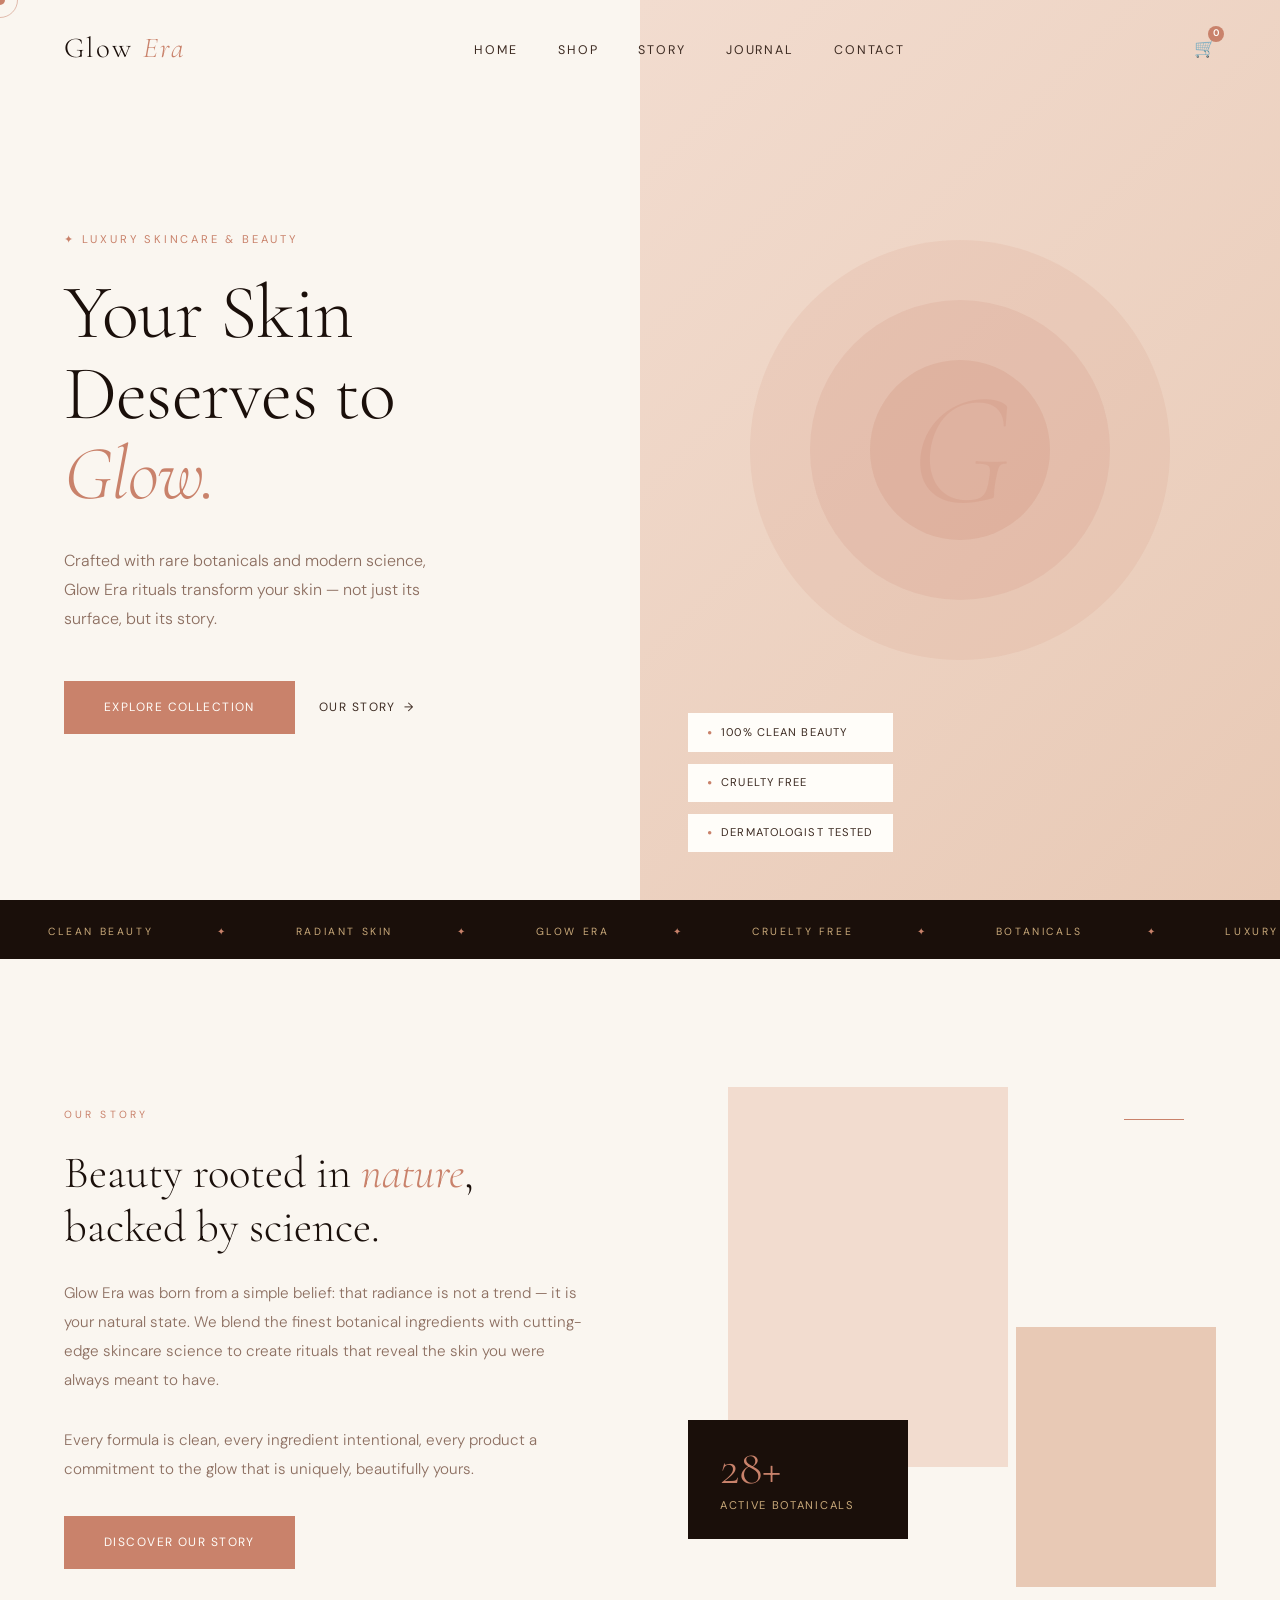
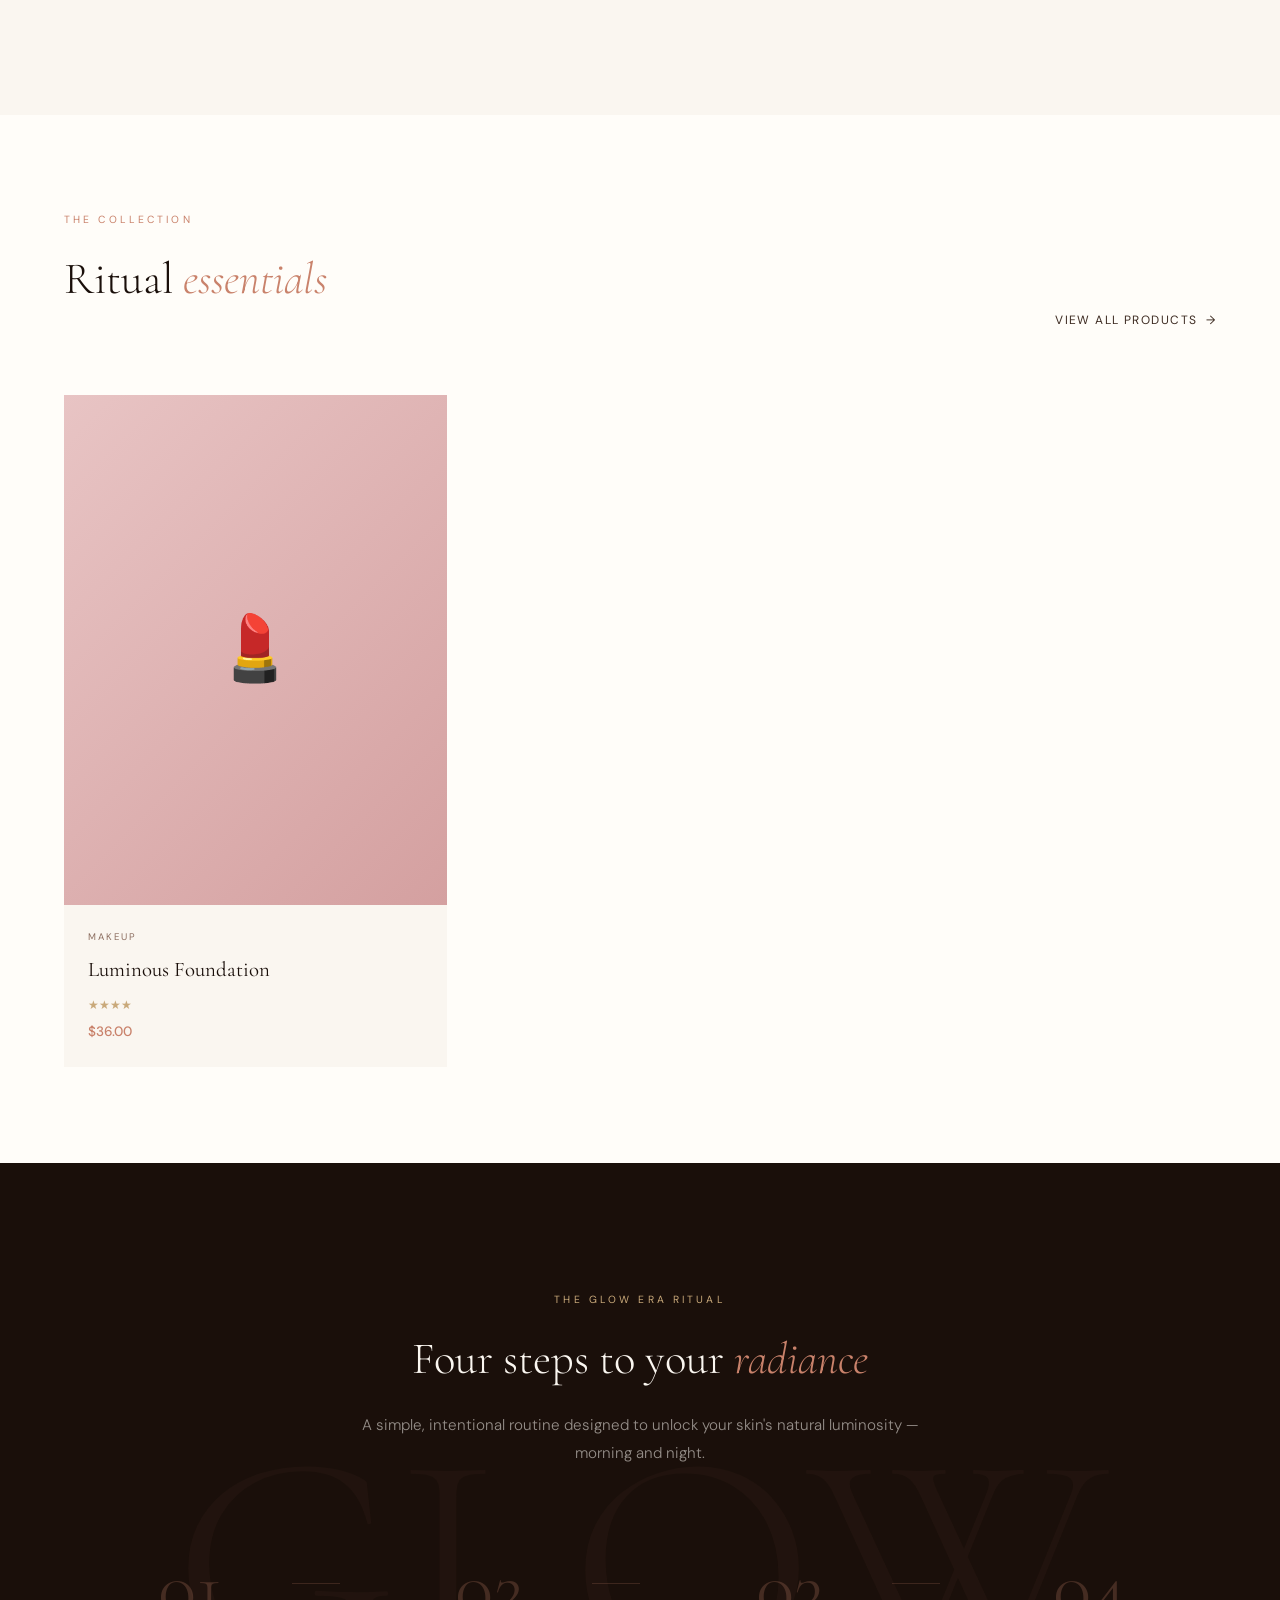
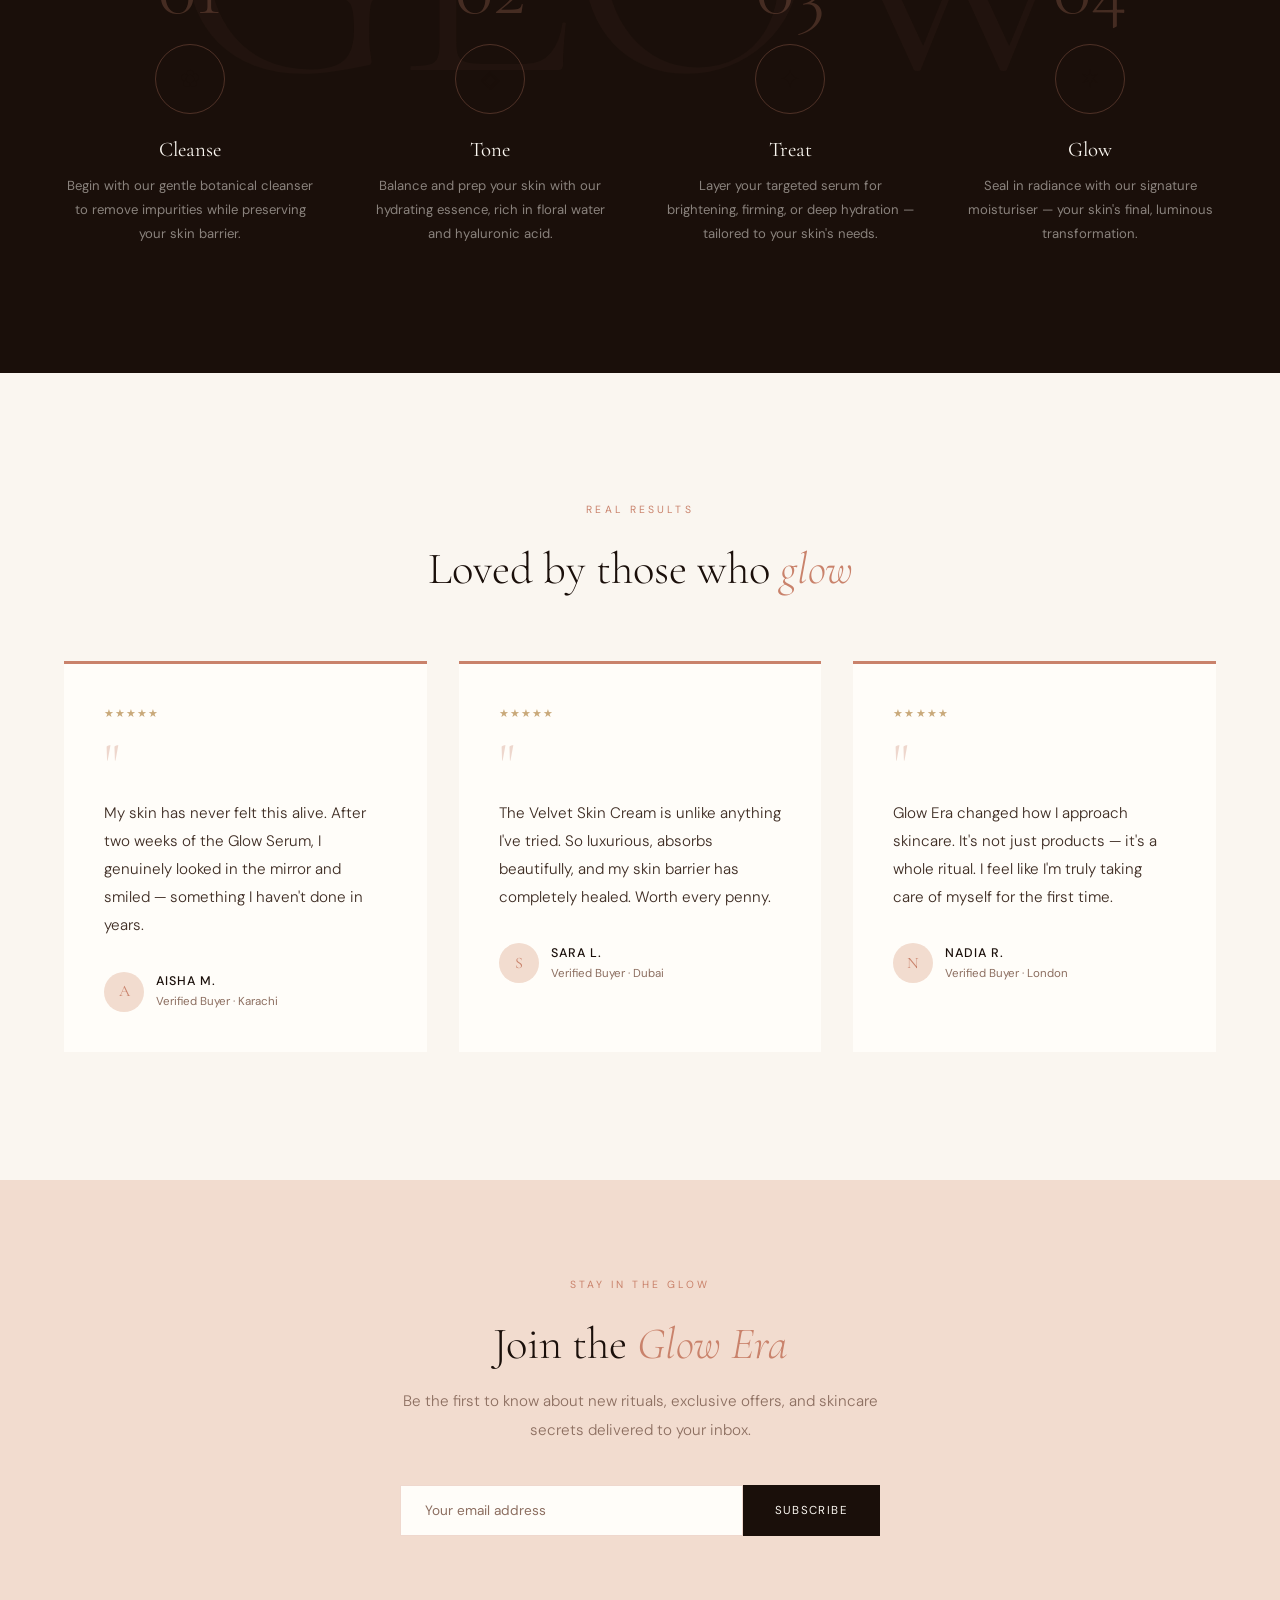
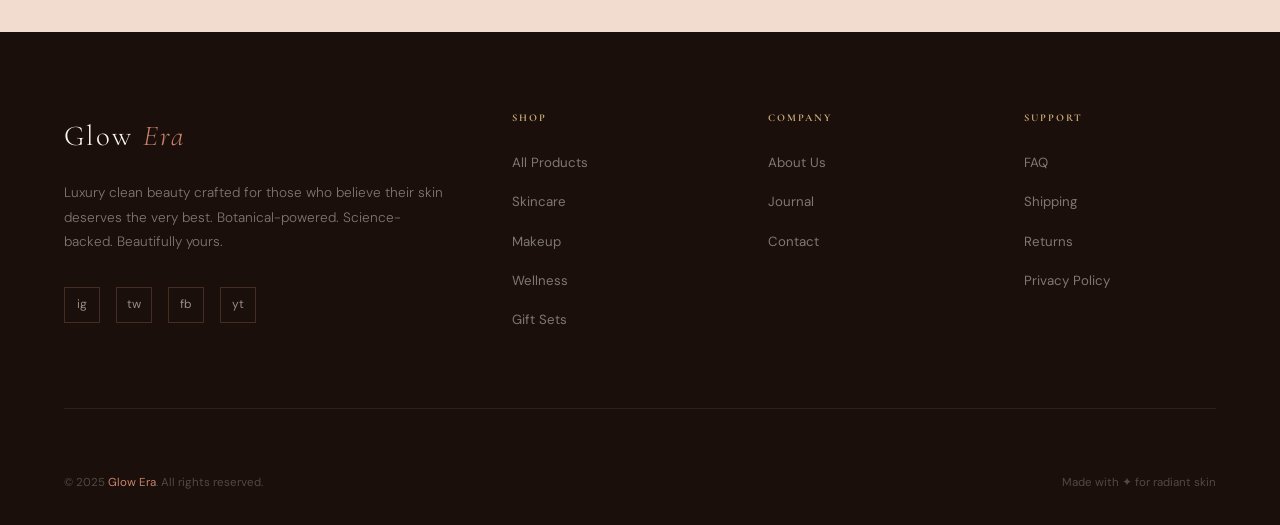
<file: index.html>
<!DOCTYPE html>
<html lang="en">
<head>
  <meta charset="UTF-8">
  <meta name="viewport" content="width=device-width, initial-scale=1.0">
  <title>Glow Era — Radiance Redefined</title>
  <meta name="description" content="Glow Era — luxury clean beauty crafted with rare botanicals and modern science. Discover your natural radiance.">
  <link rel="preconnect" href="https://fonts.googleapis.com">
  <link rel="preconnect" href="https://fonts.gstatic.com" crossorigin>
  <link href="https://fonts.googleapis.com/css2?family=Cormorant+Garamond:ital,wght@0,300;0,400;0,600;1,300;1,400&family=DM+Sans:wght@300;400;500&display=swap" rel="stylesheet">
  <link rel="stylesheet" href="css/style.css">
  <link rel="stylesheet" href="css/responsive.css">
</head>
<body>

  <!-- Custom cursor -->
  <div class="cursor" id="cursor"></div>
  <div class="cursor-ring" id="cursor-ring"></div>

  <!-- NAVIGATION -->
  <nav class="navbar" id="navbar">
    <a href="index.html" class="nav-logo">Glow <span>Era</span></a>
    <ul class="nav-links">
      <li><a href="index.html" class="active">Home</a></li>
      <li><a href="shop.html">Shop</a></li>
      <li><a href="about.html">Story</a></li>
      <li><a href="blog.html">Journal</a></li>
      <li><a href="contact.html">Contact</a></li>
    </ul>
    <div class="nav-icons">
      <a href="cart.html" title="Cart">
        <span style="font-size: 1.1rem;">&#128722;</span>
        <span class="cart-count">0</span>
      </a>
      <button class="hamburger" aria-label="Toggle navigation menu">
        <span></span>
        <span></span>
        <span></span>
      </button>
    </div>
  </nav>

  <!-- HERO -->
  <section class="hero">
    <div class="hero-left">
      <p class="hero-tag">✦ Luxury Skincare & Beauty</p>
      <h1 class="hero-title">
        Your Skin<br>
        Deserves to<br>
        <em>Glow.</em>
      </h1>
      <p class="hero-desc">
        Crafted with rare botanicals and modern science,
        Glow Era rituals transform your skin —
        not just its surface, but its story.
      </p>
      <div class="hero-actions">
        <a href="shop.html" class="btn-primary">Explore Collection</a>
        <a href="about.html" class="btn-ghost">Our Story</a>
      </div>
    </div>
    <div class="hero-right">
      <div class="hero-visual">
        <div class="circle-deco c1"></div>
        <div class="circle-deco c2"></div>
        <div class="circle-deco c3"></div>
        <div class="hero-center-text">
          <span>G</span>
        </div>
      </div>
      <div class="hero-badges">
        <div class="hero-badge-item">100% Clean Beauty</div>
        <div class="hero-badge-item">Cruelty Free</div>
        <div class="hero-badge-item">Dermatologist Tested</div>
      </div>
    </div>
  </section>

  <!-- MARQUEE -->
  <div class="marquee-bar">
    <div class="marquee-track">
      <span>Clean Beauty</span><span class="dot">✦</span>
      <span>Radiant Skin</span><span class="dot">✦</span>
      <span>Glow Era</span><span class="dot">✦</span>
      <span>Cruelty Free</span><span class="dot">✦</span>
      <span>Botanicals</span><span class="dot">✦</span>
      <span>Luxury Rituals</span><span class="dot">✦</span>
      <span>Your Glow Era</span><span class="dot">✦</span>
      <span>Clean Beauty</span><span class="dot">✦</span>
      <span>Radiant Skin</span><span class="dot">✦</span>
      <span>Glow Era</span><span class="dot">✦</span>
      <span>Cruelty Free</span><span class="dot">✦</span>
      <span>Botanicals</span><span class="dot">✦</span>
      <span>Luxury Rituals</span><span class="dot">✦</span>
      <span>Your Glow Era</span><span class="dot">✦</span>
    </div>
  </div>

  <!-- ABOUT PREVIEW -->
  <section class="about-section" id="about">
    <div class="about-text reveal">
      <p class="section-tag">Our Story</p>
      <h2 class="section-title">Beauty rooted in <em>nature</em>, backed by science.</h2>
      <p class="section-body">
        Glow Era was born from a simple belief: that radiance is not a trend — it is your natural state.
        We blend the finest botanical ingredients with cutting-edge skincare science
        to create rituals that reveal the skin you were always meant to have.
      </p>
      <p class="section-body">
        Every formula is clean, every ingredient intentional, every product a commitment
        to the glow that is uniquely, beautifully yours.
      </p>
      <a href="about.html" class="btn-primary">Discover Our Story</a>
    </div>
    <div class="about-visual reveal reveal-delay-2">
      <div class="about-block ab1"></div>
      <div class="about-block ab2"></div>
      <div class="ab3">
        <div class="num">28+</div>
        <div class="label">Active Botanicals</div>
      </div>
      <div class="about-deco-line"></div>
    </div>
  </section>

  <!-- BEST SELLERS -->
  <section class="products-section" id="products">
    <div class="products-header reveal">
      <div>
        <p class="section-tag">The Collection</p>
        <h2 class="section-title">Ritual <em>essentials</em></h2>
      </div>
      <a href="shop.html" class="btn-ghost">View All Products</a>
    </div>
    <div class="products-grid featured">
      <!-- Products loaded dynamically from data/products.json -->
    </div>
  </section>

  <!-- RITUAL SECTION -->
  <section class="ritual-section" id="ritual">
    <div class="ritual-header reveal">
      <p class="section-tag">The Glow Era Ritual</p>
      <h2 class="section-title">Four steps to your <em>radiance</em></h2>
      <p class="section-body">A simple, intentional routine designed to unlock your skin's natural luminosity — morning and night.</p>
    </div>
    <div class="steps">
      <div class="step reveal">
        <div class="step-num">01</div>
        <div class="step-icon">✿</div>
        <h3 class="step-title">Cleanse</h3>
        <p class="step-desc">Begin with our gentle botanical cleanser to remove impurities while preserving your skin barrier.</p>
        <div class="step-line"></div>
      </div>
      <div class="step reveal reveal-delay-1">
        <div class="step-num">02</div>
        <div class="step-icon">◈</div>
        <h3 class="step-title">Tone</h3>
        <p class="step-desc">Balance and prep your skin with our hydrating essence, rich in floral water and hyaluronic acid.</p>
        <div class="step-line"></div>
      </div>
      <div class="step reveal reveal-delay-2">
        <div class="step-num">03</div>
        <div class="step-icon">✦</div>
        <h3 class="step-title">Treat</h3>
        <p class="step-desc">Layer your targeted serum for brightening, firming, or deep hydration — tailored to your skin's needs.</p>
        <div class="step-line"></div>
      </div>
      <div class="step reveal reveal-delay-3">
        <div class="step-num">04</div>
        <div class="step-icon">✶</div>
        <h3 class="step-title">Glow</h3>
        <p class="step-desc">Seal in radiance with our signature moisturiser — your skin's final, luminous transformation.</p>
      </div>
    </div>
  </section>

  <!-- TESTIMONIALS -->
  <section class="testimonials-section" id="testimonials">
    <div class="testimonials-header reveal">
      <p class="section-tag">Real Results</p>
      <h2 class="section-title">Loved by those who <em>glow</em></h2>
    </div>
    <div class="testimonials-grid">
      <div class="testimonial-card reveal">
        <div class="testimonial-stars">★★★★★</div>
        <div class="testimonial-quote">"</div>
        <p class="testimonial-text">My skin has never felt this alive. After two weeks of the Glow Serum, I genuinely looked in the mirror and smiled — something I haven't done in years.</p>
        <div class="testimonial-author">
          <div class="author-avatar">A</div>
          <div>
            <p class="author-name">Aisha M.</p>
            <p class="author-title">Verified Buyer · Karachi</p>
          </div>
        </div>
      </div>
      <div class="testimonial-card reveal reveal-delay-1">
        <div class="testimonial-stars">★★★★★</div>
        <div class="testimonial-quote">"</div>
        <p class="testimonial-text">The Velvet Skin Cream is unlike anything I've tried. So luxurious, absorbs beautifully, and my skin barrier has completely healed. Worth every penny.</p>
        <div class="testimonial-author">
          <div class="author-avatar">S</div>
          <div>
            <p class="author-name">Sara L.</p>
            <p class="author-title">Verified Buyer · Dubai</p>
          </div>
        </div>
      </div>
      <div class="testimonial-card reveal reveal-delay-2">
        <div class="testimonial-stars">★★★★★</div>
        <div class="testimonial-quote">"</div>
        <p class="testimonial-text">Glow Era changed how I approach skincare. It's not just products — it's a whole ritual. I feel like I'm truly taking care of myself for the first time.</p>
        <div class="testimonial-author">
          <div class="author-avatar">N</div>
          <div>
            <p class="author-name">Nadia R.</p>
            <p class="author-title">Verified Buyer · London</p>
          </div>
        </div>
      </div>
    </div>
  </section>

  <!-- NEWSLETTER -->
  <section class="newsletter-section">
    <p class="section-tag reveal">Stay in the Glow</p>
    <h2 class="section-title reveal">Join the <em>Glow Era</em></h2>
    <p class="section-body reveal">Be the first to know about new rituals, exclusive offers, and skincare secrets delivered to your inbox.</p>
    <form class="newsletter-form reveal">
      <input type="email" placeholder="Your email address">
      <button type="submit">Subscribe</button>
    </form>
  </section>

  <!-- FOOTER -->
  <footer class="footer">
    <div class="footer-grid">
      <div class="footer-brand">
        <a href="index.html" class="nav-logo">Glow <span>Era</span></a>
        <p class="footer-desc">Luxury clean beauty crafted for those who believe their skin deserves the very best. Botanical-powered. Science-backed. Beautifully yours.</p>
        <div class="footer-socials">
          <a href="#" class="social-link">ig</a>
          <a href="#" class="social-link">tw</a>
          <a href="#" class="social-link">fb</a>
          <a href="#" class="social-link">yt</a>
        </div>
      </div>
      <div class="footer-col">
        <h4>Shop</h4>
        <ul>
          <li><a href="shop.html">All Products</a></li>
          <li><a href="shop.html">Skincare</a></li>
          <li><a href="shop.html">Makeup</a></li>
          <li><a href="shop.html">Wellness</a></li>
          <li><a href="shop.html">Gift Sets</a></li>
        </ul>
      </div>
      <div class="footer-col">
        <h4>Company</h4>
        <ul>
          <li><a href="about.html">About Us</a></li>
          <li><a href="blog.html">Journal</a></li>
          <li><a href="contact.html">Contact</a></li>
        </ul>
      </div>
      <div class="footer-col">
        <h4>Support</h4>
        <ul>
          <li><a href="#">FAQ</a></li>
          <li><a href="#">Shipping</a></li>
          <li><a href="#">Returns</a></li>
          <li><a href="#">Privacy Policy</a></li>
        </ul>
      </div>
    </div>
    <div class="footer-bottom">
      <p class="footer-copy">© 2025 <span>Glow Era</span>. All rights reserved.</p>
      <p class="footer-copy">Made with ✦ for radiant skin</p>
    </div>
  </footer>

  <script src="js/main.js"></script>
  <script src="https://identity.netlify.com/v1/netlify-identity-widget.js"></script>
</body>
</html>
</file>
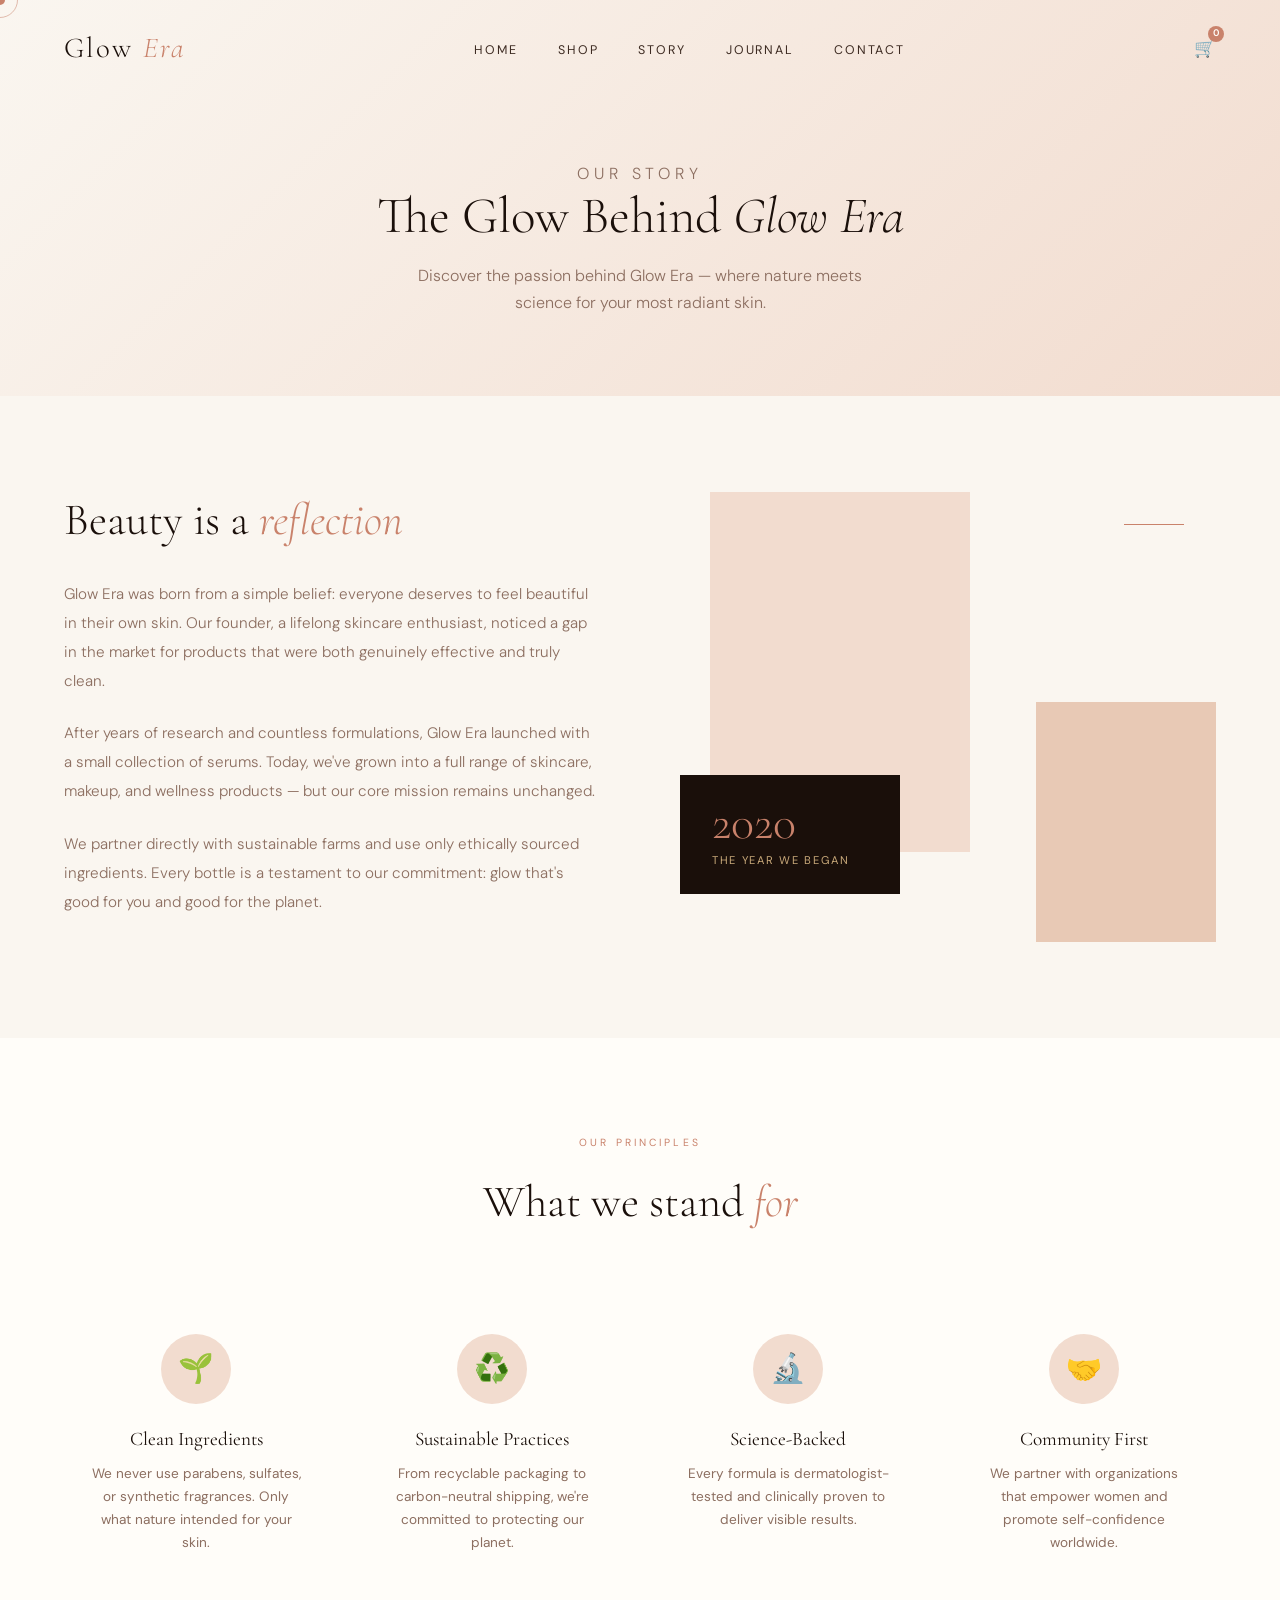
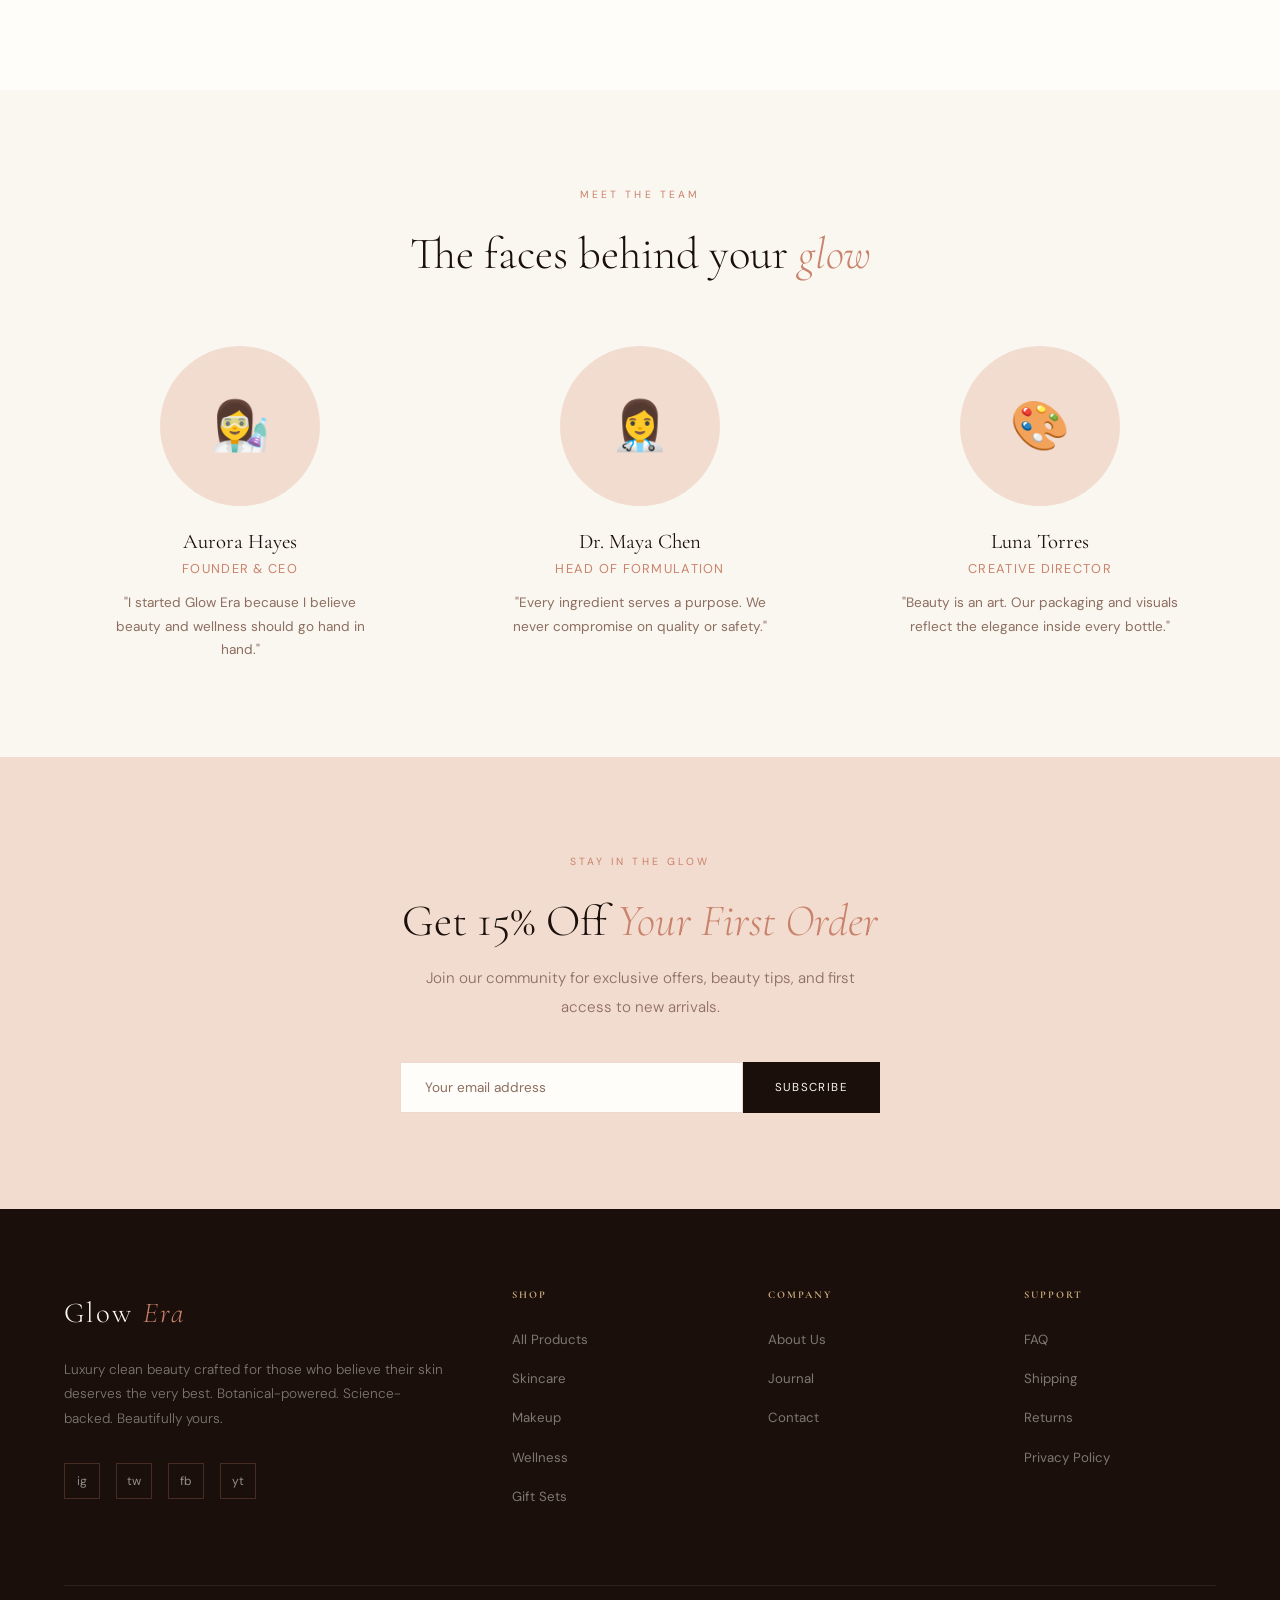
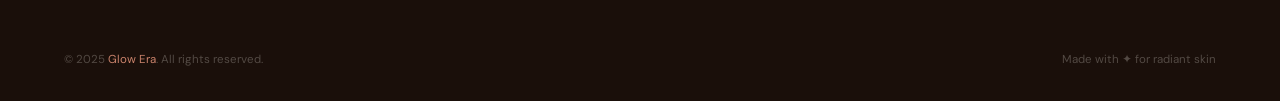
<file: about.html>
<!DOCTYPE html>
<html lang="en">
<head>
  <meta charset="UTF-8">
  <meta name="viewport" content="width=device-width, initial-scale=1.0">
  <title>Our Story — Glow Era</title>
  <meta name="description" content="Discover the story behind Glow Era — luxury clean beauty born from nature and science.">
  <link rel="preconnect" href="https://fonts.googleapis.com">
  <link rel="preconnect" href="https://fonts.gstatic.com" crossorigin>
  <link href="https://fonts.googleapis.com/css2?family=Cormorant+Garamond:ital,wght@0,300;0,400;0,600;1,300;1,400&family=DM+Sans:wght@300;400;500&display=swap" rel="stylesheet">
  <link rel="stylesheet" href="css/style.css">
  <link rel="stylesheet" href="css/responsive.css">
</head>
<body>

  <div class="cursor" id="cursor"></div>
  <div class="cursor-ring" id="cursor-ring"></div>

  <nav class="navbar" id="navbar">
    <a href="index.html" class="nav-logo">Glow <span>Era</span></a>
    <ul class="nav-links">
      <li><a href="index.html">Home</a></li>
      <li><a href="shop.html">Shop</a></li>
      <li><a href="about.html" class="active">Story</a></li>
      <li><a href="blog.html">Journal</a></li>
      <li><a href="contact.html">Contact</a></li>
    </ul>
    <div class="nav-icons">
      <a href="cart.html" title="Cart">
        <span style="font-size: 1.1rem;">&#128722;</span>
        <span class="cart-count">0</span>
      </a>
      <button class="hamburger" aria-label="Toggle navigation menu">
        <span></span>
        <span></span>
        <span></span>
      </button>
    </div>
  </nav>

  <!-- Page Hero -->
  <section class="page-hero">
    <p class="section-tag">Our Story</p>
    <h1>The Glow Behind <em>Glow Era</em></h1>
    <p>Discover the passion behind Glow Era — where nature meets science for your most radiant skin.</p>
  </section>

  <!-- Story Section -->
  <section class="story-section">
    <div class="story-text reveal">
      <h2 class="section-title">Beauty is a <em>reflection</em></h2>
      <p class="section-body">
        Glow Era was born from a simple belief: everyone deserves to feel beautiful in their own skin.
        Our founder, a lifelong skincare enthusiast, noticed a gap in the market for products
        that were both genuinely effective and truly clean.
      </p>
      <p class="section-body">
        After years of research and countless formulations, Glow Era launched with a small collection
        of serums. Today, we've grown into a full range of skincare, makeup, and wellness products —
        but our core mission remains unchanged.
      </p>
      <p class="section-body">
        We partner directly with sustainable farms and use only ethically sourced ingredients.
        Every bottle is a testament to our commitment: glow that's good for you and good for the planet.
      </p>
    </div>
    <div class="story-visual reveal reveal-delay-2">
      <div class="story-block sb1"></div>
      <div class="story-block sb2"></div>
      <div class="ab3" style="position: absolute; bottom: 3rem; left: 0;">
        <div class="num">2020</div>
        <div class="label">The Year We Began</div>
      </div>
      <div class="about-deco-line"></div>
    </div>
  </section>

  <!-- Values -->
  <section class="values-section">
    <div class="values-header reveal">
      <p class="section-tag">Our Principles</p>
      <h2 class="section-title">What we stand <em>for</em></h2>
    </div>
    <div class="values-grid">
      <div class="value-card reveal">
        <div class="value-icon">🌱</div>
        <h3>Clean Ingredients</h3>
        <p>We never use parabens, sulfates, or synthetic fragrances. Only what nature intended for your skin.</p>
      </div>
      <div class="value-card reveal reveal-delay-1">
        <div class="value-icon">♻️</div>
        <h3>Sustainable Practices</h3>
        <p>From recyclable packaging to carbon-neutral shipping, we're committed to protecting our planet.</p>
      </div>
      <div class="value-card reveal reveal-delay-2">
        <div class="value-icon">🔬</div>
        <h3>Science-Backed</h3>
        <p>Every formula is dermatologist-tested and clinically proven to deliver visible results.</p>
      </div>
      <div class="value-card reveal reveal-delay-3">
        <div class="value-icon">🤝</div>
        <h3>Community First</h3>
        <p>We partner with organizations that empower women and promote self-confidence worldwide.</p>
      </div>
    </div>
  </section>

  <!-- Team -->
  <section class="team-section">
    <div class="team-header reveal">
      <p class="section-tag">Meet the Team</p>
      <h2 class="section-title">The faces behind your <em>glow</em></h2>
    </div>
    <div class="team-grid">
      <div class="team-card reveal">
        <div class="team-avatar">👩‍🔬</div>
        <h3>Aurora Hayes</h3>
        <p class="team-role">Founder & CEO</p>
        <p>"I started Glow Era because I believe beauty and wellness should go hand in hand."</p>
      </div>
      <div class="team-card reveal reveal-delay-1">
        <div class="team-avatar">👩‍⚕️</div>
        <h3>Dr. Maya Chen</h3>
        <p class="team-role">Head of Formulation</p>
        <p>"Every ingredient serves a purpose. We never compromise on quality or safety."</p>
      </div>
      <div class="team-card reveal reveal-delay-2">
        <div class="team-avatar">🎨</div>
        <h3>Luna Torres</h3>
        <p class="team-role">Creative Director</p>
        <p>"Beauty is an art. Our packaging and visuals reflect the elegance inside every bottle."</p>
      </div>
    </div>
  </section>

  <!-- Newsletter -->
  <section class="newsletter-section">
    <p class="section-tag reveal">Stay in the Glow</p>
    <h2 class="section-title reveal">Get 15% Off <em>Your First Order</em></h2>
    <p class="section-body reveal">Join our community for exclusive offers, beauty tips, and first access to new arrivals.</p>
    <form class="newsletter-form reveal">
      <input type="email" placeholder="Your email address">
      <button type="submit">Subscribe</button>
    </form>
  </section>

  <!-- Footer -->
  <footer class="footer">
    <div class="footer-grid">
      <div class="footer-brand">
        <a href="index.html" class="nav-logo">Glow <span>Era</span></a>
        <p class="footer-desc">Luxury clean beauty crafted for those who believe their skin deserves the very best. Botanical-powered. Science-backed. Beautifully yours.</p>
        <div class="footer-socials">
          <a href="#" class="social-link">ig</a>
          <a href="#" class="social-link">tw</a>
          <a href="#" class="social-link">fb</a>
          <a href="#" class="social-link">yt</a>
        </div>
      </div>
      <div class="footer-col">
        <h4>Shop</h4>
        <ul>
          <li><a href="shop.html">All Products</a></li>
          <li><a href="shop.html">Skincare</a></li>
          <li><a href="shop.html">Makeup</a></li>
          <li><a href="shop.html">Wellness</a></li>
          <li><a href="shop.html">Gift Sets</a></li>
        </ul>
      </div>
      <div class="footer-col">
        <h4>Company</h4>
        <ul>
          <li><a href="about.html">About Us</a></li>
          <li><a href="blog.html">Journal</a></li>
          <li><a href="contact.html">Contact</a></li>
        </ul>
      </div>
      <div class="footer-col">
        <h4>Support</h4>
        <ul>
          <li><a href="#">FAQ</a></li>
          <li><a href="#">Shipping</a></li>
          <li><a href="#">Returns</a></li>
          <li><a href="#">Privacy Policy</a></li>
        </ul>
      </div>
    </div>
    <div class="footer-bottom">
      <p class="footer-copy">© 2025 <span>Glow Era</span>. All rights reserved.</p>
      <p class="footer-copy">Made with ✦ for radiant skin</p>
    </div>
  </footer>

  <script src="js/main.js"></script>
  <script src="https://identity.netlify.com/v1/netlify-identity-widget.js"></script>
</body>
</html>
</file>
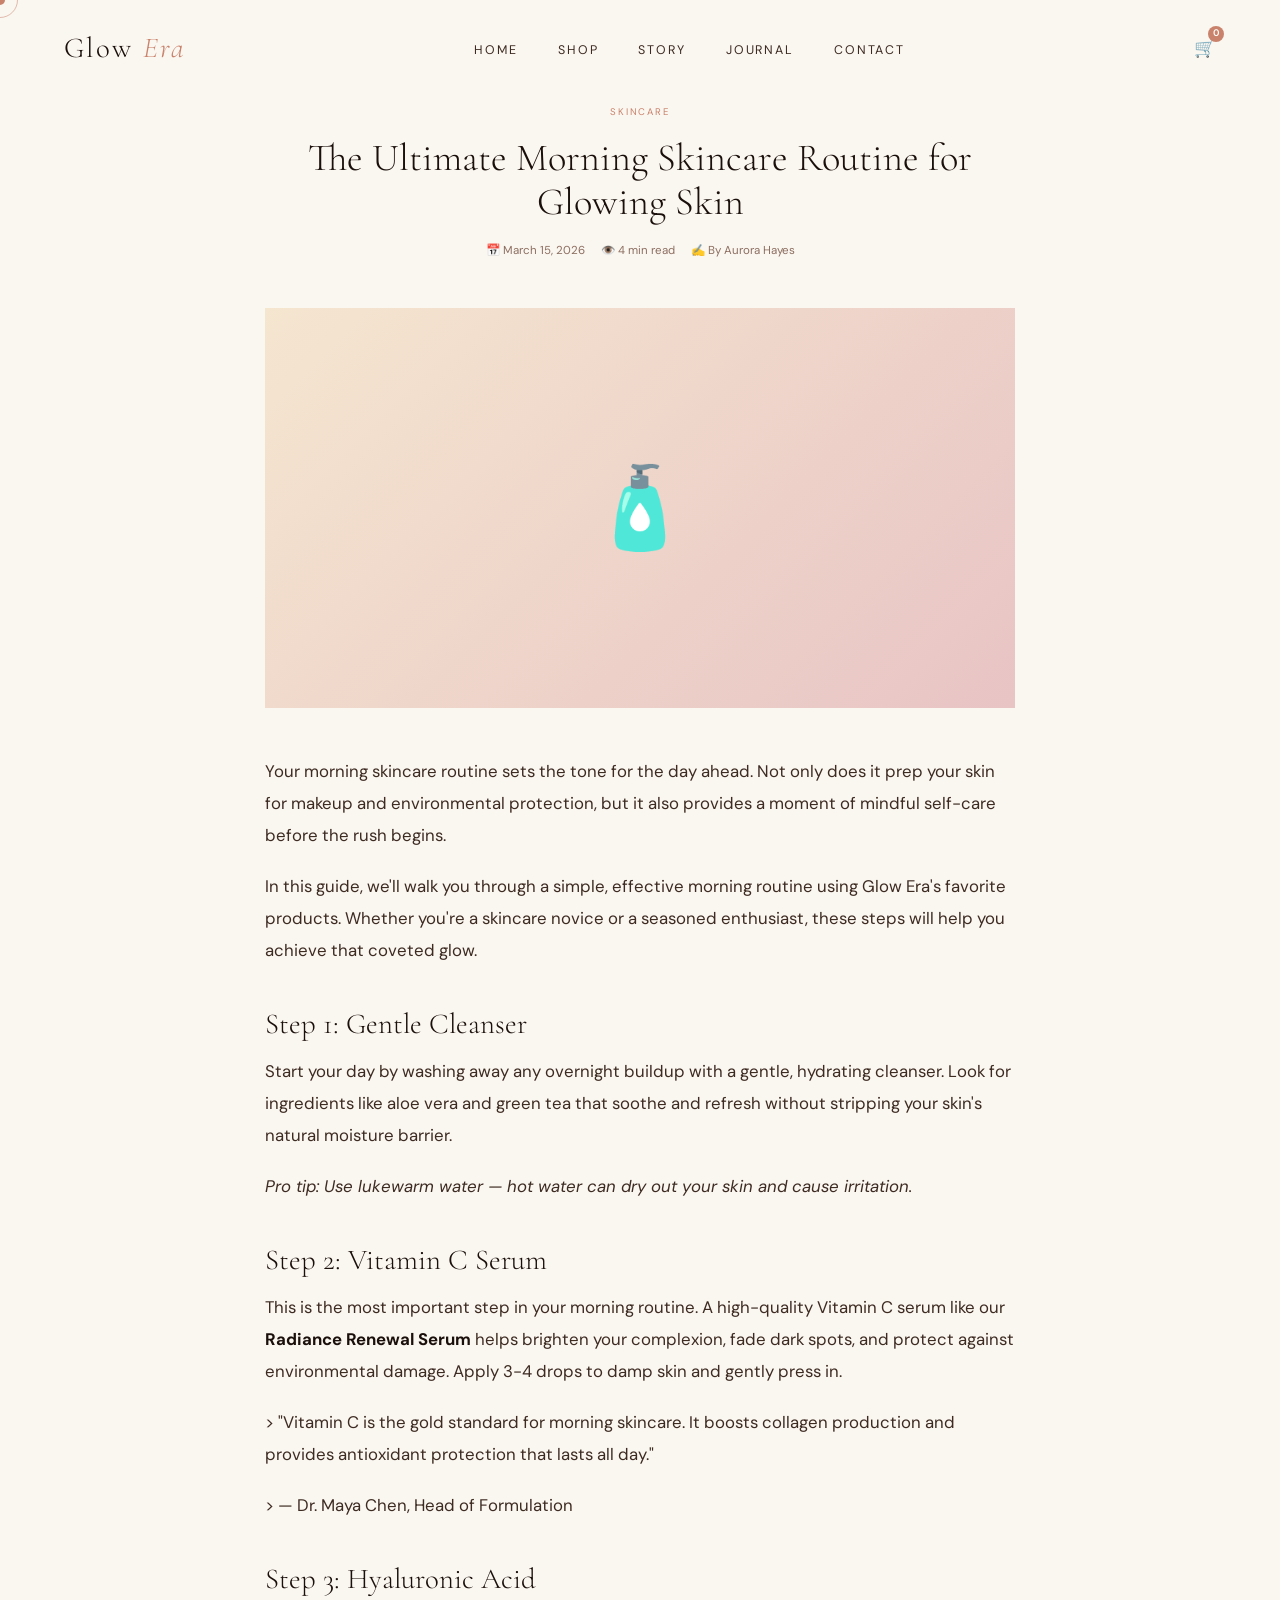
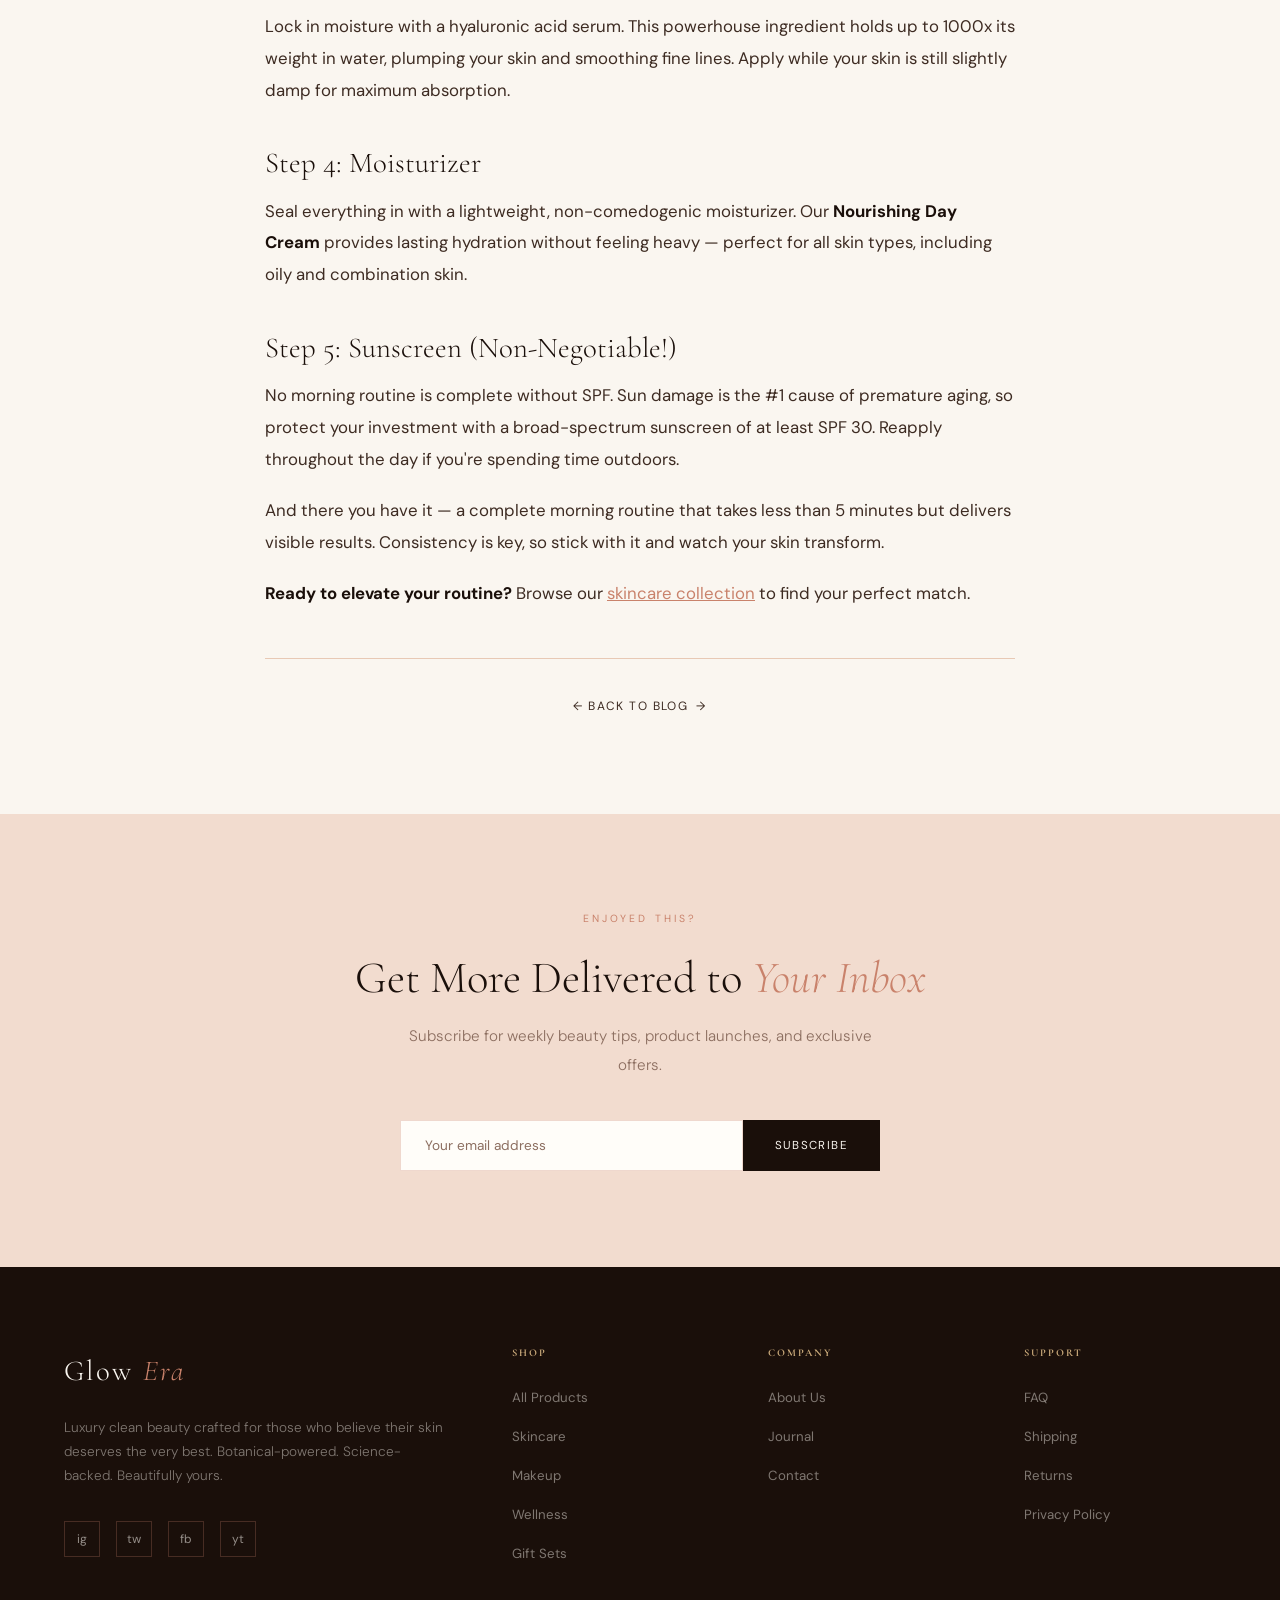
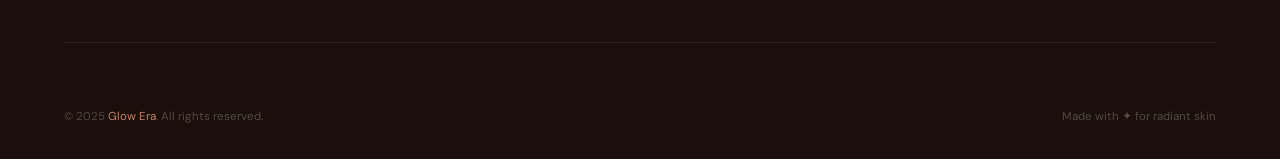
<file: blog-post.html>
<!DOCTYPE html>
<html lang="en">
<head>
  <meta charset="UTF-8">
  <meta name="viewport" content="width=device-width, initial-scale=1.0">
  <title>Blog Post — Glow Era</title>
  <meta name="description" content="Read the latest from Glow Era beauty journal.">
  <link rel="preconnect" href="https://fonts.googleapis.com">
  <link rel="preconnect" href="https://fonts.gstatic.com" crossorigin>
  <link href="https://fonts.googleapis.com/css2?family=Cormorant+Garamond:ital,wght@0,300;0,400;0,600;1,300;1,400&family=DM+Sans:wght@300;400;500&display=swap" rel="stylesheet">
  <link rel="stylesheet" href="css/style.css">
  <link rel="stylesheet" href="css/responsive.css">
</head>
<body>

  <div class="cursor" id="cursor"></div>
  <div class="cursor-ring" id="cursor-ring"></div>

  <nav class="navbar" id="navbar">
    <a href="index.html" class="nav-logo">Glow <span>Era</span></a>
    <ul class="nav-links">
      <li><a href="index.html">Home</a></li>
      <li><a href="shop.html">Shop</a></li>
      <li><a href="about.html">Story</a></li>
      <li><a href="blog.html" class="active">Journal</a></li>
      <li><a href="contact.html">Contact</a></li>
    </ul>
    <div class="nav-icons">
      <a href="cart.html" title="Cart">
        <span style="font-size: 1.1rem;">&#128722;</span>
        <span class="cart-count">0</span>
      </a>
      <button class="hamburger" aria-label="Toggle navigation menu">
        <span></span>
        <span></span>
        <span></span>
      </button>
    </div>
  </nav>

  <!-- Blog Post Container -- loaded dynamically from data/blog-posts.json -->
  <article class="blog-post-page">
    <div class="blog-post-container">
      <!-- Post loaded via JS based on ?id= parameter -->
    </div>
  </article>

  <!-- Newsletter -->
  <section class="newsletter-section">
    <p class="section-tag reveal">Enjoyed This?</p>
    <h2 class="section-title reveal">Get More Delivered to <em>Your Inbox</em></h2>
    <p class="section-body reveal">Subscribe for weekly beauty tips, product launches, and exclusive offers.</p>
    <form class="newsletter-form reveal">
      <input type="email" placeholder="Your email address">
      <button type="submit">Subscribe</button>
    </form>
  </section>

  <!-- Footer -->
  <footer class="footer">
    <div class="footer-grid">
      <div class="footer-brand">
        <a href="index.html" class="nav-logo">Glow <span>Era</span></a>
        <p class="footer-desc">Luxury clean beauty crafted for those who believe their skin deserves the very best. Botanical-powered. Science-backed. Beautifully yours.</p>
        <div class="footer-socials">
          <a href="#" class="social-link">ig</a>
          <a href="#" class="social-link">tw</a>
          <a href="#" class="social-link">fb</a>
          <a href="#" class="social-link">yt</a>
        </div>
      </div>
      <div class="footer-col">
        <h4>Shop</h4>
        <ul>
          <li><a href="shop.html">All Products</a></li>
          <li><a href="shop.html">Skincare</a></li>
          <li><a href="shop.html">Makeup</a></li>
          <li><a href="shop.html">Wellness</a></li>
          <li><a href="shop.html">Gift Sets</a></li>
        </ul>
      </div>
      <div class="footer-col">
        <h4>Company</h4>
        <ul>
          <li><a href="about.html">About Us</a></li>
          <li><a href="blog.html">Journal</a></li>
          <li><a href="contact.html">Contact</a></li>
        </ul>
      </div>
      <div class="footer-col">
        <h4>Support</h4>
        <ul>
          <li><a href="#">FAQ</a></li>
          <li><a href="#">Shipping</a></li>
          <li><a href="#">Returns</a></li>
          <li><a href="#">Privacy Policy</a></li>
        </ul>
      </div>
    </div>
    <div class="footer-bottom">
      <p class="footer-copy">© 2025 <span>Glow Era</span>. All rights reserved.</p>
      <p class="footer-copy">Made with ✦ for radiant skin</p>
    </div>
  </footer>

  <script src="js/main.js"></script>
  <script src="https://identity.netlify.com/v1/netlify-identity-widget.js"></script>
</body>
</html>
</file>
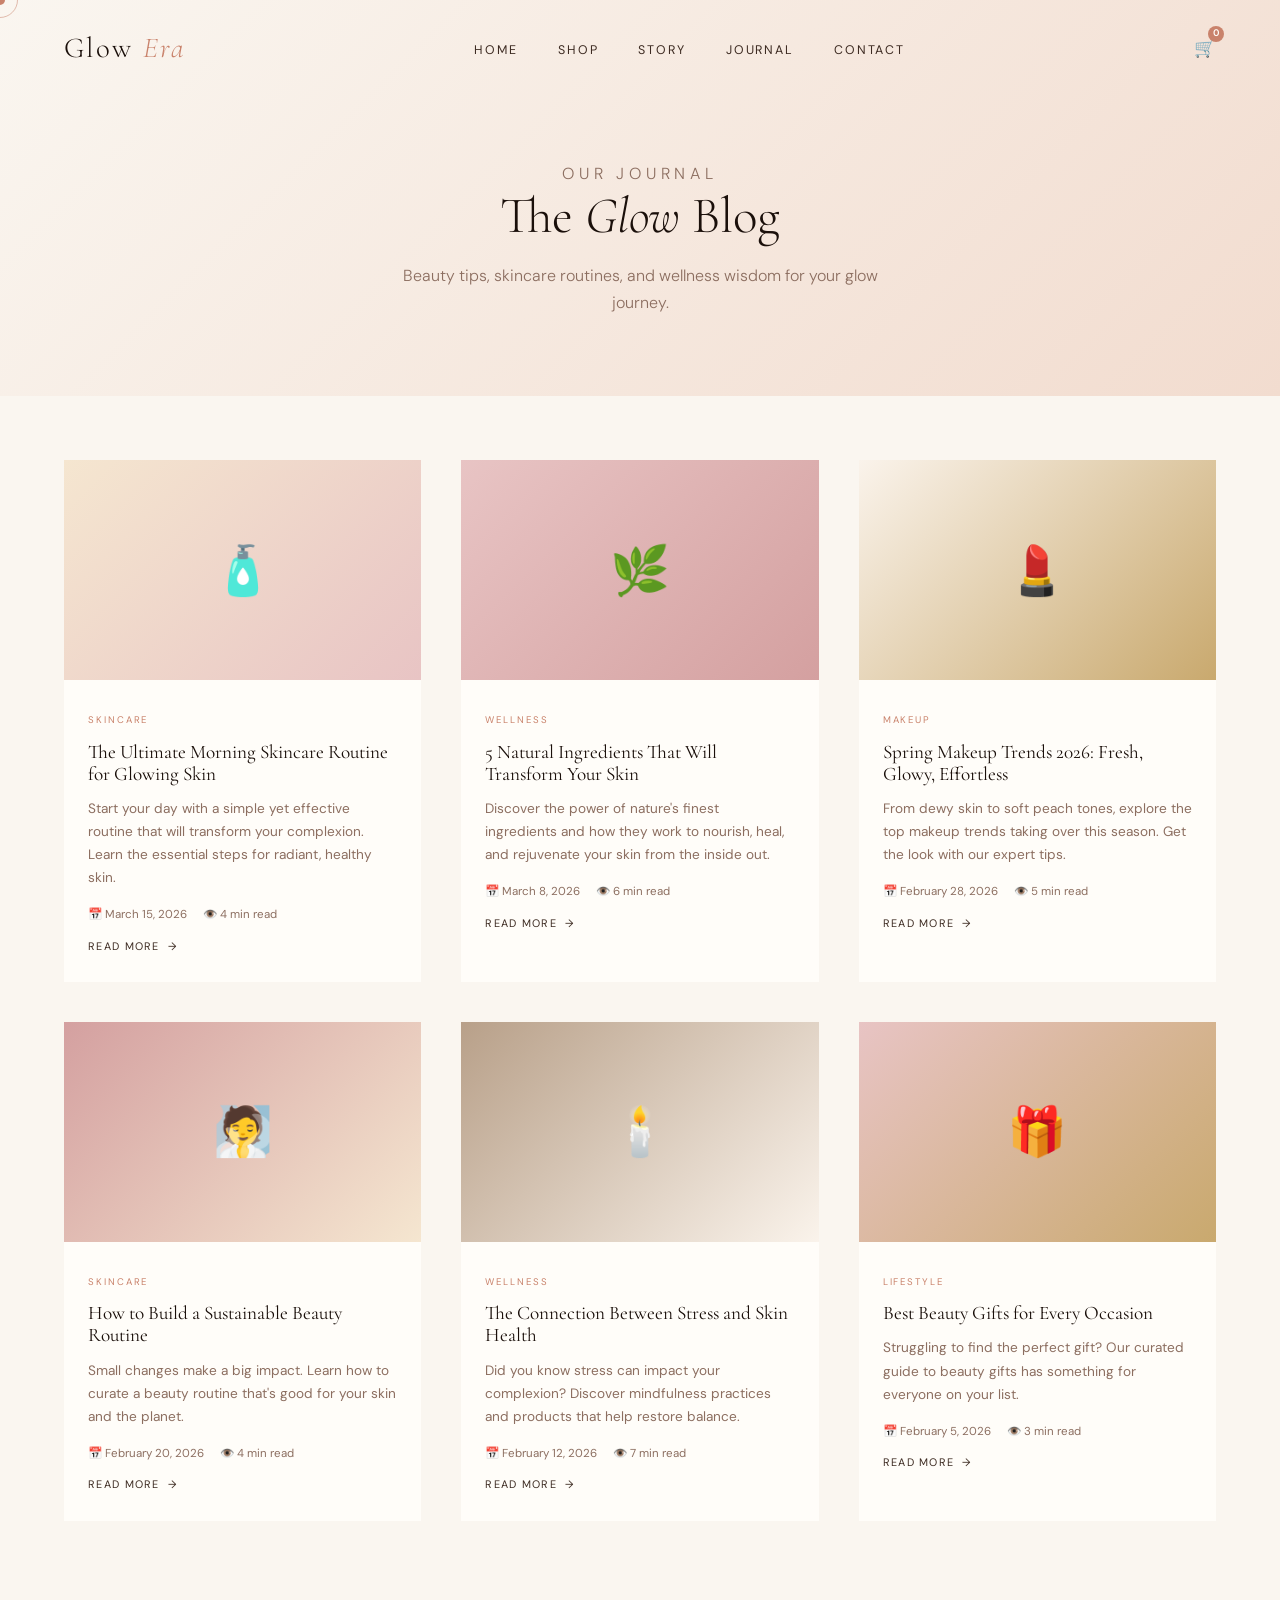
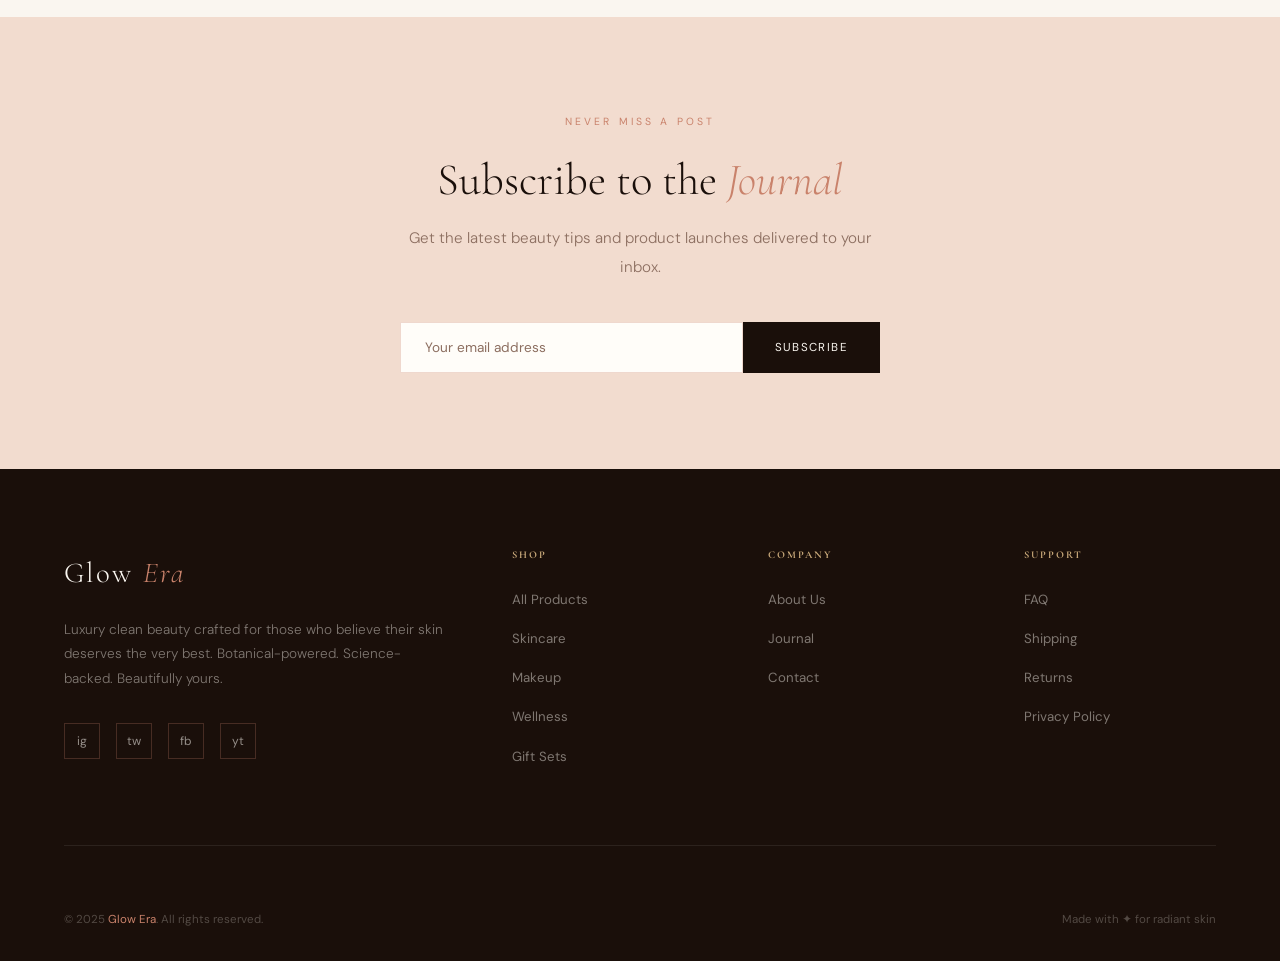
<file: blog.html>
<!DOCTYPE html>
<html lang="en">
<head>
  <meta charset="UTF-8">
  <meta name="viewport" content="width=device-width, initial-scale=1.0">
  <title>Journal — Glow Era</title>
  <meta name="description" content="Glow Era beauty journal — skincare tips, beauty routines, and wellness wisdom for your glow journey.">
  <link rel="preconnect" href="https://fonts.googleapis.com">
  <link rel="preconnect" href="https://fonts.gstatic.com" crossorigin>
  <link href="https://fonts.googleapis.com/css2?family=Cormorant+Garamond:ital,wght@0,300;0,400;0,600;1,300;1,400&family=DM+Sans:wght@300;400;500&display=swap" rel="stylesheet">
  <link rel="stylesheet" href="css/style.css">
  <link rel="stylesheet" href="css/responsive.css">
</head>
<body>

  <div class="cursor" id="cursor"></div>
  <div class="cursor-ring" id="cursor-ring"></div>

  <nav class="navbar" id="navbar">
    <a href="index.html" class="nav-logo">Glow <span>Era</span></a>
    <ul class="nav-links">
      <li><a href="index.html">Home</a></li>
      <li><a href="shop.html">Shop</a></li>
      <li><a href="about.html">Story</a></li>
      <li><a href="blog.html" class="active">Journal</a></li>
      <li><a href="contact.html">Contact</a></li>
    </ul>
    <div class="nav-icons">
      <a href="cart.html" title="Cart">
        <span style="font-size: 1.1rem;">&#128722;</span>
        <span class="cart-count">0</span>
      </a>
      <button class="hamburger" aria-label="Toggle navigation menu">
        <span></span>
        <span></span>
        <span></span>
      </button>
    </div>
  </nav>

  <!-- Page Hero -->
  <section class="page-hero">
    <p class="section-tag">Our Journal</p>
    <h1>The <em>Glow</em> Blog</h1>
    <p>Beauty tips, skincare routines, and wellness wisdom for your glow journey.</p>
  </section>

  <!-- Blog Grid -->
  <section class="blog-section">
    <div class="blog-grid">
      <!-- Blog posts loaded dynamically from data/blog-posts.json -->
    </div>
  </section>

  <!-- Newsletter -->
  <section class="newsletter-section">
    <p class="section-tag reveal">Never Miss a Post</p>
    <h2 class="section-title reveal">Subscribe to the <em>Journal</em></h2>
    <p class="section-body reveal">Get the latest beauty tips and product launches delivered to your inbox.</p>
    <form class="newsletter-form reveal">
      <input type="email" placeholder="Your email address">
      <button type="submit">Subscribe</button>
    </form>
  </section>

  <!-- Footer -->
  <footer class="footer">
    <div class="footer-grid">
      <div class="footer-brand">
        <a href="index.html" class="nav-logo">Glow <span>Era</span></a>
        <p class="footer-desc">Luxury clean beauty crafted for those who believe their skin deserves the very best. Botanical-powered. Science-backed. Beautifully yours.</p>
        <div class="footer-socials">
          <a href="#" class="social-link">ig</a>
          <a href="#" class="social-link">tw</a>
          <a href="#" class="social-link">fb</a>
          <a href="#" class="social-link">yt</a>
        </div>
      </div>
      <div class="footer-col">
        <h4>Shop</h4>
        <ul>
          <li><a href="shop.html">All Products</a></li>
          <li><a href="shop.html">Skincare</a></li>
          <li><a href="shop.html">Makeup</a></li>
          <li><a href="shop.html">Wellness</a></li>
          <li><a href="shop.html">Gift Sets</a></li>
        </ul>
      </div>
      <div class="footer-col">
        <h4>Company</h4>
        <ul>
          <li><a href="about.html">About Us</a></li>
          <li><a href="blog.html">Journal</a></li>
          <li><a href="contact.html">Contact</a></li>
        </ul>
      </div>
      <div class="footer-col">
        <h4>Support</h4>
        <ul>
          <li><a href="#">FAQ</a></li>
          <li><a href="#">Shipping</a></li>
          <li><a href="#">Returns</a></li>
          <li><a href="#">Privacy Policy</a></li>
        </ul>
      </div>
    </div>
    <div class="footer-bottom">
      <p class="footer-copy">© 2025 <span>Glow Era</span>. All rights reserved.</p>
      <p class="footer-copy">Made with ✦ for radiant skin</p>
    </div>
  </footer>

  <script src="js/main.js"></script>
  <script src="https://identity.netlify.com/v1/netlify-identity-widget.js"></script>
</body>
</html>
</file>
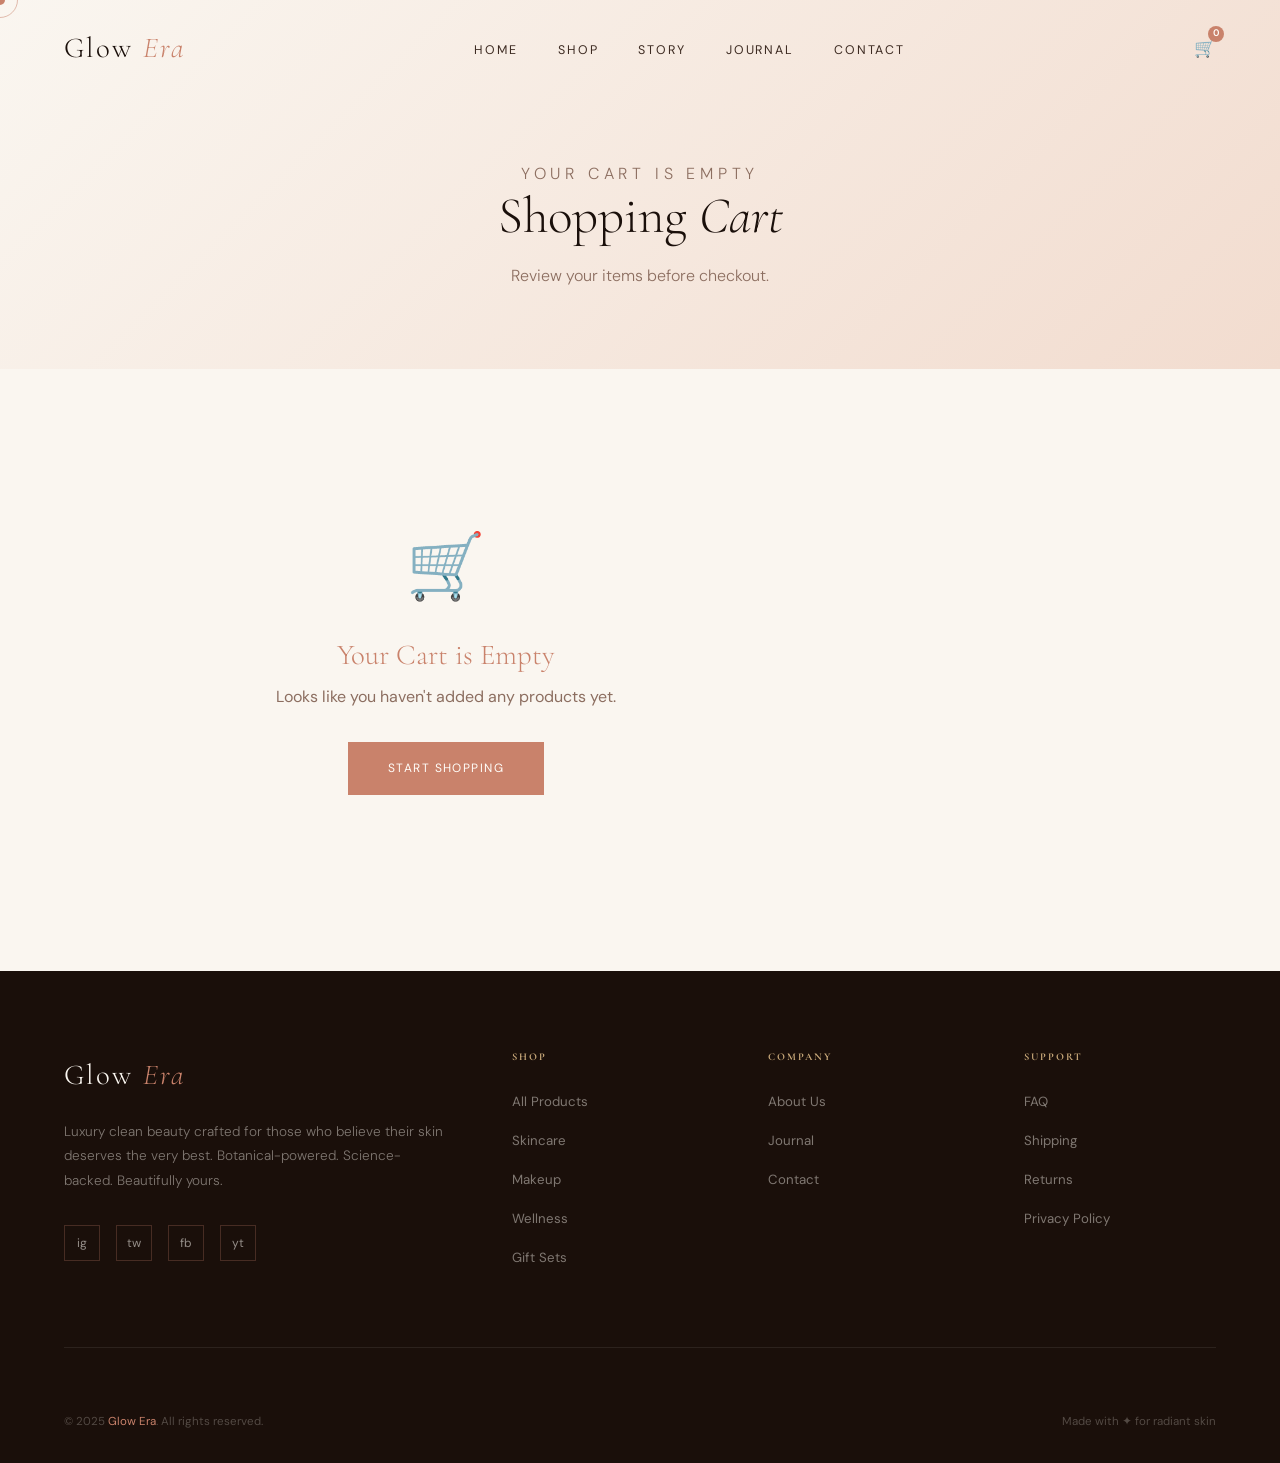
<file: cart.html>
<!DOCTYPE html>
<html lang="en">
<head>
  <meta charset="UTF-8">
  <meta name="viewport" content="width=device-width, initial-scale=1.0">
  <title>Shopping Cart — Glow Era</title>
  <meta name="description" content="Review your Glow Era shopping cart.">
  <link rel="preconnect" href="https://fonts.googleapis.com">
  <link rel="preconnect" href="https://fonts.gstatic.com" crossorigin>
  <link href="https://fonts.googleapis.com/css2?family=Cormorant+Garamond:ital,wght@0,300;0,400;0,600;1,300;1,400&family=DM+Sans:wght@300;400;500&display=swap" rel="stylesheet">
  <link rel="stylesheet" href="css/style.css">
  <link rel="stylesheet" href="css/responsive.css">
</head>
<body>

  <div class="cursor" id="cursor"></div>
  <div class="cursor-ring" id="cursor-ring"></div>

  <nav class="navbar" id="navbar">
    <a href="index.html" class="nav-logo">Glow <span>Era</span></a>
    <ul class="nav-links">
      <li><a href="index.html">Home</a></li>
      <li><a href="shop.html">Shop</a></li>
      <li><a href="about.html">Story</a></li>
      <li><a href="blog.html">Journal</a></li>
      <li><a href="contact.html">Contact</a></li>
    </ul>
    <div class="nav-icons">
      <a href="cart.html" title="Cart">
        <span style="font-size: 1.1rem;">&#128722;</span>
        <span class="cart-count">0</span>
      </a>
      <button class="hamburger" aria-label="Toggle navigation menu">
        <span></span>
        <span></span>
        <span></span>
      </button>
    </div>
  </nav>

  <!-- Page Hero -->
  <section class="page-hero">
    <p class="section-tag">Your Bag</p>
    <h1>Shopping <em>Cart</em></h1>
    <p>Review your items before checkout.</p>
  </section>

  <!-- Cart -->
  <section class="cart-page-section">
    <div class="cart-content">
      <!-- Cart Items -- rendered dynamically from localStorage -->
      <div class="cart-items">
        <!-- Empty cart shown by JS when no items -->
      </div>

      <!-- Cart Summary -- rendered dynamically from localStorage -->
      <div class="cart-summary">
        <h3>Order Summary</h3>
        <div class="summary-dynamic">
          <!-- Populated by JS -->
        </div>
        <button class="btn-gold" id="checkout-btn">Proceed to Checkout</button>
        <a href="shop.html" class="btn-secondary" style="display: block;">Continue Shopping</a>
      </div>
    </div>
  </section>

  <!-- Footer -->
  <footer class="footer">
    <div class="footer-grid">
      <div class="footer-brand">
        <a href="index.html" class="nav-logo">Glow <span>Era</span></a>
        <p class="footer-desc">Luxury clean beauty crafted for those who believe their skin deserves the very best. Botanical-powered. Science-backed. Beautifully yours.</p>
        <div class="footer-socials">
          <a href="#" class="social-link">ig</a>
          <a href="#" class="social-link">tw</a>
          <a href="#" class="social-link">fb</a>
          <a href="#" class="social-link">yt</a>
        </div>
      </div>
      <div class="footer-col">
        <h4>Shop</h4>
        <ul>
          <li><a href="shop.html">All Products</a></li>
          <li><a href="shop.html">Skincare</a></li>
          <li><a href="shop.html">Makeup</a></li>
          <li><a href="shop.html">Wellness</a></li>
          <li><a href="shop.html">Gift Sets</a></li>
        </ul>
      </div>
      <div class="footer-col">
        <h4>Company</h4>
        <ul>
          <li><a href="about.html">About Us</a></li>
          <li><a href="blog.html">Journal</a></li>
          <li><a href="contact.html">Contact</a></li>
        </ul>
      </div>
      <div class="footer-col">
        <h4>Support</h4>
        <ul>
          <li><a href="#">FAQ</a></li>
          <li><a href="#">Shipping</a></li>
          <li><a href="#">Returns</a></li>
          <li><a href="#">Privacy Policy</a></li>
        </ul>
      </div>
    </div>
    <div class="footer-bottom">
      <p class="footer-copy">© 2025 <span>Glow Era</span>. All rights reserved.</p>
      <p class="footer-copy">Made with ✦ for radiant skin</p>
    </div>
  </footer>

  <script src="js/main.js"></script>
  <script src="https://identity.netlify.com/v1/netlify-identity-widget.js"></script>
</body>
</html>
</file>
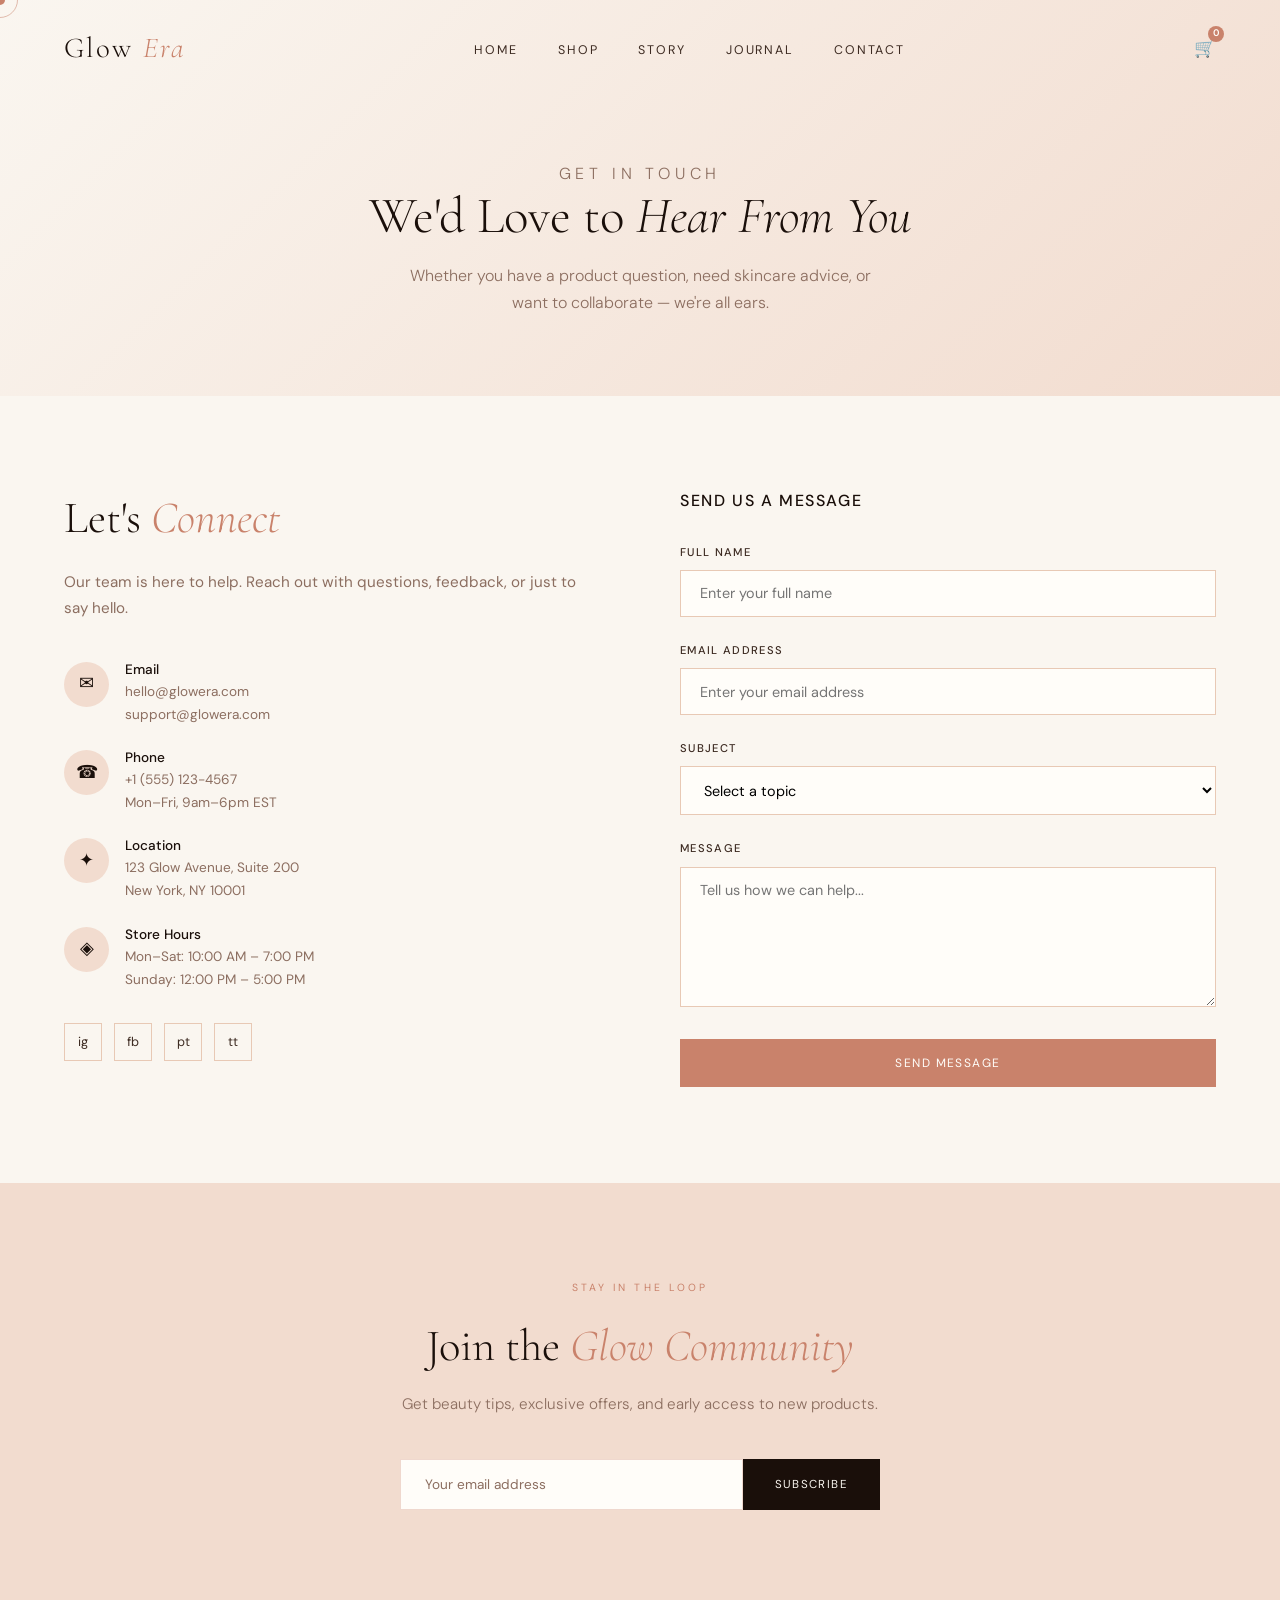
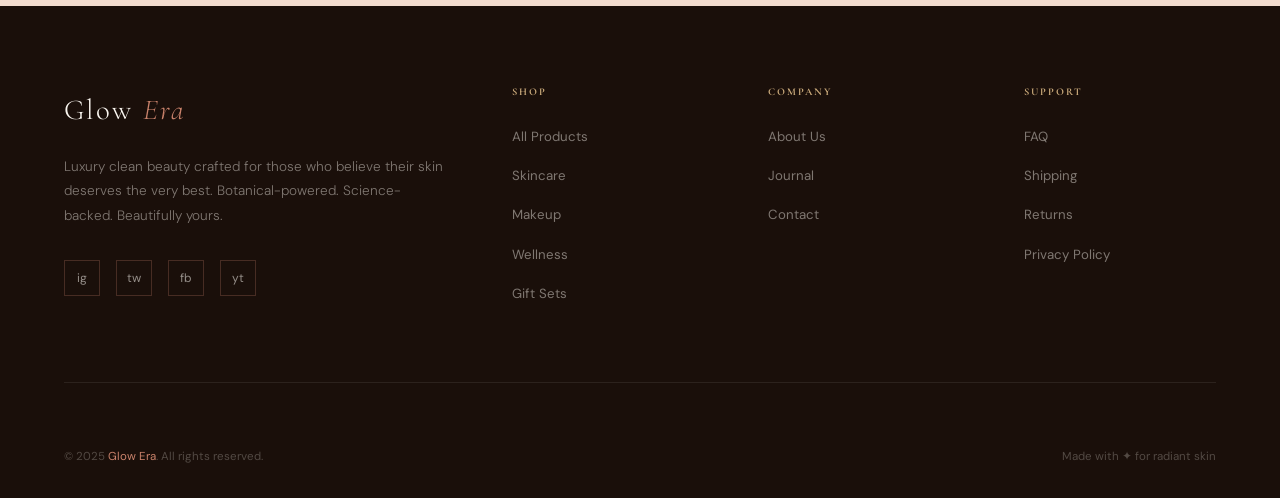
<file: contact.html>
<!DOCTYPE html>
<html lang="en">
<head>
  <meta charset="UTF-8">
  <meta name="viewport" content="width=device-width, initial-scale=1.0">
  <title>Contact Us — Glow Era</title>
  <meta name="description" content="Get in touch with Glow Era. We'd love to hear from you.">
  <link rel="preconnect" href="https://fonts.googleapis.com">
  <link rel="preconnect" href="https://fonts.gstatic.com" crossorigin>
  <link href="https://fonts.googleapis.com/css2?family=Cormorant+Garamond:ital,wght@0,300;0,400;0,600;1,300;1,400&family=DM+Sans:wght@300;400;500&display=swap" rel="stylesheet">
  <link rel="stylesheet" href="css/style.css">
  <link rel="stylesheet" href="css/responsive.css">
</head>
<body>

  <div class="cursor" id="cursor"></div>
  <div class="cursor-ring" id="cursor-ring"></div>

  <nav class="navbar" id="navbar">
    <a href="index.html" class="nav-logo">Glow <span>Era</span></a>
    <ul class="nav-links">
      <li><a href="index.html">Home</a></li>
      <li><a href="shop.html">Shop</a></li>
      <li><a href="about.html">Story</a></li>
      <li><a href="blog.html">Journal</a></li>
      <li><a href="contact.html" class="active">Contact</a></li>
    </ul>
    <div class="nav-icons">
      <a href="cart.html" title="Cart">
        <span style="font-size: 1.1rem;">&#128722;</span>
        <span class="cart-count">0</span>
      </a>
      <button class="hamburger" aria-label="Toggle navigation menu">
        <span></span>
        <span></span>
        <span></span>
      </button>
    </div>
  </nav>

  <!-- Page Hero -->
  <section class="page-hero">
    <p class="section-tag">Get in Touch</p>
    <h1>We'd Love to <em>Hear From You</em></h1>
    <p>Whether you have a product question, need skincare advice, or want to collaborate — we're all ears.</p>
  </section>

  <!-- Contact -->
  <section class="contact-section">
    <div class="contact-grid">
      <!-- Contact Info -->
      <div class="contact-info reveal">
        <h2 class="section-title">Let's <em>Connect</em></h2>
        <p>Our team is here to help. Reach out with questions, feedback, or just to say hello.</p>

        <div class="contact-details">
          <div class="contact-item">
            <div class="contact-icon">✉</div>
            <div>
              <h4>Email</h4>
              <p>hello@glowera.com</p>
              <p>support@glowera.com</p>
            </div>
          </div>
          <div class="contact-item">
            <div class="contact-icon">☎</div>
            <div>
              <h4>Phone</h4>
              <p>+1 (555) 123-4567</p>
              <p>Mon–Fri, 9am–6pm EST</p>
            </div>
          </div>
          <div class="contact-item">
            <div class="contact-icon">✦</div>
            <div>
              <h4>Location</h4>
              <p>123 Glow Avenue, Suite 200</p>
              <p>New York, NY 10001</p>
            </div>
          </div>
          <div class="contact-item">
            <div class="contact-icon">◈</div>
            <div>
              <h4>Store Hours</h4>
              <p>Mon–Sat: 10:00 AM – 7:00 PM</p>
              <p>Sunday: 12:00 PM – 5:00 PM</p>
            </div>
          </div>
        </div>

        <div class="contact-social-links">
          <a href="#" aria-label="Instagram">ig</a>
          <a href="#" aria-label="Facebook">fb</a>
          <a href="#" aria-label="Pinterest">pt</a>
          <a href="#" aria-label="TikTok">tt</a>
        </div>
      </div>

      <!-- Contact Form -->
      <div class="contact-form reveal reveal-delay-1">
        <h3>Send Us a Message</h3>
        <form>
          <div class="form-group">
            <label for="name">Full Name</label>
            <input type="text" id="name" placeholder="Enter your full name" required>
          </div>
          <div class="form-group">
            <label for="email">Email Address</label>
            <input type="email" id="email" placeholder="Enter your email address" required>
          </div>
          <div class="form-group">
            <label for="subject">Subject</label>
            <select id="subject">
              <option value="">Select a topic</option>
              <option value="product">Product Inquiry</option>
              <option value="order">Order Support</option>
              <option value="collab">Collaboration</option>
              <option value="feedback">Feedback</option>
              <option value="other">Other</option>
            </select>
          </div>
          <div class="form-group">
            <label for="message">Message</label>
            <textarea id="message" placeholder="Tell us how we can help..." required></textarea>
          </div>
          <button type="submit" class="btn-primary" style="width: 100%;">Send Message</button>
        </form>
      </div>
    </div>
  </section>

  <!-- Newsletter -->
  <section class="newsletter-section">
    <p class="section-tag reveal">Stay in the Loop</p>
    <h2 class="section-title reveal">Join the <em>Glow Community</em></h2>
    <p class="section-body reveal">Get beauty tips, exclusive offers, and early access to new products.</p>
    <form class="newsletter-form reveal">
      <input type="email" placeholder="Your email address">
      <button type="submit">Subscribe</button>
    </form>
  </section>

  <!-- Footer -->
  <footer class="footer">
    <div class="footer-grid">
      <div class="footer-brand">
        <a href="index.html" class="nav-logo">Glow <span>Era</span></a>
        <p class="footer-desc">Luxury clean beauty crafted for those who believe their skin deserves the very best. Botanical-powered. Science-backed. Beautifully yours.</p>
        <div class="footer-socials">
          <a href="#" class="social-link">ig</a>
          <a href="#" class="social-link">tw</a>
          <a href="#" class="social-link">fb</a>
          <a href="#" class="social-link">yt</a>
        </div>
      </div>
      <div class="footer-col">
        <h4>Shop</h4>
        <ul>
          <li><a href="shop.html">All Products</a></li>
          <li><a href="shop.html">Skincare</a></li>
          <li><a href="shop.html">Makeup</a></li>
          <li><a href="shop.html">Wellness</a></li>
          <li><a href="shop.html">Gift Sets</a></li>
        </ul>
      </div>
      <div class="footer-col">
        <h4>Company</h4>
        <ul>
          <li><a href="about.html">About Us</a></li>
          <li><a href="blog.html">Journal</a></li>
          <li><a href="contact.html">Contact</a></li>
        </ul>
      </div>
      <div class="footer-col">
        <h4>Support</h4>
        <ul>
          <li><a href="#">FAQ</a></li>
          <li><a href="#">Shipping</a></li>
          <li><a href="#">Returns</a></li>
          <li><a href="#">Privacy Policy</a></li>
        </ul>
      </div>
    </div>
    <div class="footer-bottom">
      <p class="footer-copy">© 2025 <span>Glow Era</span>. All rights reserved.</p>
      <p class="footer-copy">Made with ✦ for radiant skin</p>
    </div>
  </footer>

  <script src="js/main.js"></script>
  <script src="https://identity.netlify.com/v1/netlify-identity-widget.js"></script>
</body>
</html>
</file>
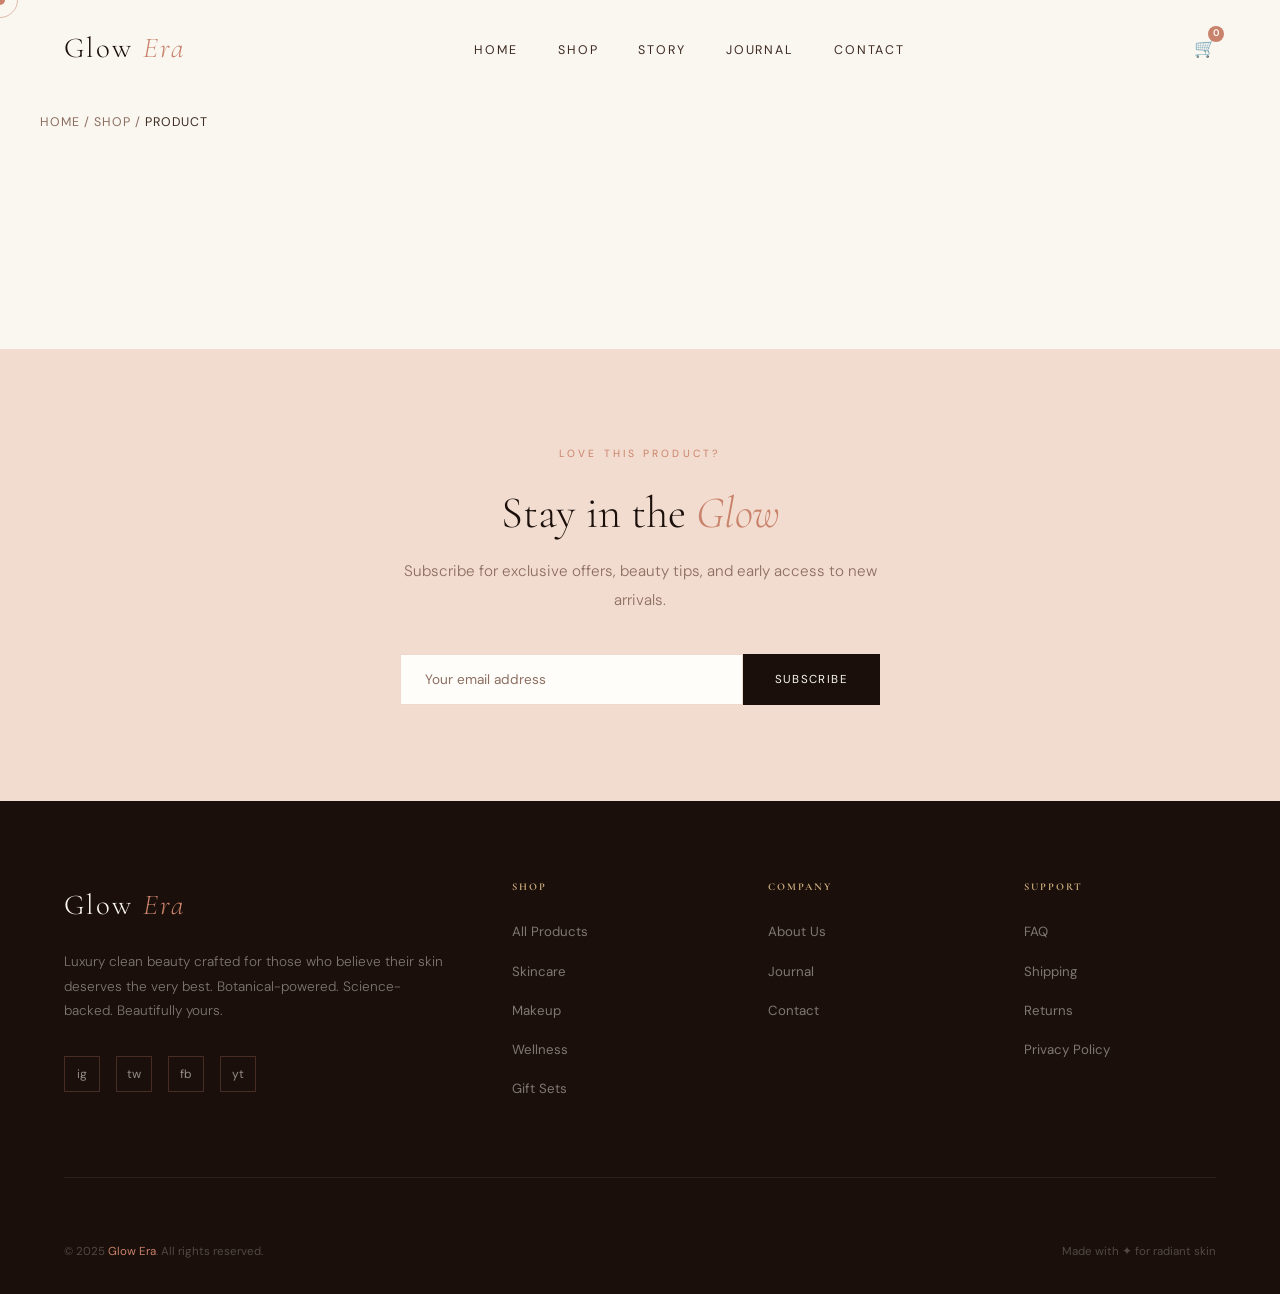
<file: product.html>
<!DOCTYPE html>
<html lang="en">
<head>
  <meta charset="UTF-8">
  <meta name="viewport" content="width=device-width, initial-scale=1.0">
  <title>Product — Glow Era</title>
  <meta name="description" content="View product details at Glow Era.">
  <link rel="preconnect" href="https://fonts.googleapis.com">
  <link rel="preconnect" href="https://fonts.gstatic.com" crossorigin>
  <link href="https://fonts.googleapis.com/css2?family=Cormorant+Garamond:ital,wght@0,300;0,400;0,600;1,300;1,400&family=DM+Sans:wght@300;400;500&display=swap" rel="stylesheet">
  <link rel="stylesheet" href="css/style.css">
  <link rel="stylesheet" href="css/responsive.css">
</head>
<body>

  <div class="cursor" id="cursor"></div>
  <div class="cursor-ring" id="cursor-ring"></div>

  <nav class="navbar" id="navbar">
    <a href="index.html" class="nav-logo">Glow <span>Era</span></a>
    <ul class="nav-links">
      <li><a href="index.html">Home</a></li>
      <li><a href="shop.html">Shop</a></li>
      <li><a href="about.html">Story</a></li>
      <li><a href="blog.html">Journal</a></li>
      <li><a href="contact.html">Contact</a></li>
    </ul>
    <div class="nav-icons">
      <a href="cart.html" title="Cart">
        <span style="font-size: 1.1rem;">&#128722;</span>
        <span class="cart-count">0</span>
      </a>
      <button class="hamburger" aria-label="Toggle navigation menu">
        <span></span>
        <span></span>
        <span></span>
      </button>
    </div>
  </nav>

  <!-- Breadcrumb -->
  <div class="breadcrumb" style="max-width: 1200px; margin: 0 auto; padding-top: 7rem;">
    <a href="index.html">Home</a> / <a href="shop.html">Shop</a> / <span id="breadcrumb-name">Product</span>
  </div>

  <!-- Product Detail -- loaded dynamically from data/products.json -->
  <section class="product-detail-section">
    <div class="product-detail-grid" id="product-detail-grid">
      <!-- Product loaded via JS based on ?id= parameter -->
    </div>
  </section>

  <!-- Newsletter -->
  <section class="newsletter-section">
    <p class="section-tag reveal">Love This Product?</p>
    <h2 class="section-title reveal">Stay in the <em>Glow</em></h2>
    <p class="section-body reveal">Subscribe for exclusive offers, beauty tips, and early access to new arrivals.</p>
    <form class="newsletter-form reveal">
      <input type="email" placeholder="Your email address">
      <button type="submit">Subscribe</button>
    </form>
  </section>

  <!-- Footer -->
  <footer class="footer">
    <div class="footer-grid">
      <div class="footer-brand">
        <a href="index.html" class="nav-logo">Glow <span>Era</span></a>
        <p class="footer-desc">Luxury clean beauty crafted for those who believe their skin deserves the very best. Botanical-powered. Science-backed. Beautifully yours.</p>
        <div class="footer-socials">
          <a href="#" class="social-link">ig</a>
          <a href="#" class="social-link">tw</a>
          <a href="#" class="social-link">fb</a>
          <a href="#" class="social-link">yt</a>
        </div>
      </div>
      <div class="footer-col">
        <h4>Shop</h4>
        <ul>
          <li><a href="shop.html">All Products</a></li>
          <li><a href="shop.html">Skincare</a></li>
          <li><a href="shop.html">Makeup</a></li>
          <li><a href="shop.html">Wellness</a></li>
          <li><a href="shop.html">Gift Sets</a></li>
        </ul>
      </div>
      <div class="footer-col">
        <h4>Company</h4>
        <ul>
          <li><a href="about.html">About Us</a></li>
          <li><a href="blog.html">Journal</a></li>
          <li><a href="contact.html">Contact</a></li>
        </ul>
      </div>
      <div class="footer-col">
        <h4>Support</h4>
        <ul>
          <li><a href="#">FAQ</a></li>
          <li><a href="#">Shipping</a></li>
          <li><a href="#">Returns</a></li>
          <li><a href="#">Privacy Policy</a></li>
        </ul>
      </div>
    </div>
    <div class="footer-bottom">
      <p class="footer-copy">© 2025 <span>Glow Era</span>. All rights reserved.</p>
      <p class="footer-copy">Made with ✦ for radiant skin</p>
    </div>
  </footer>

  <script src="js/main.js"></script>
  <script src="https://identity.netlify.com/v1/netlify-identity-widget.js"></script>
</body>
</html>
</file>
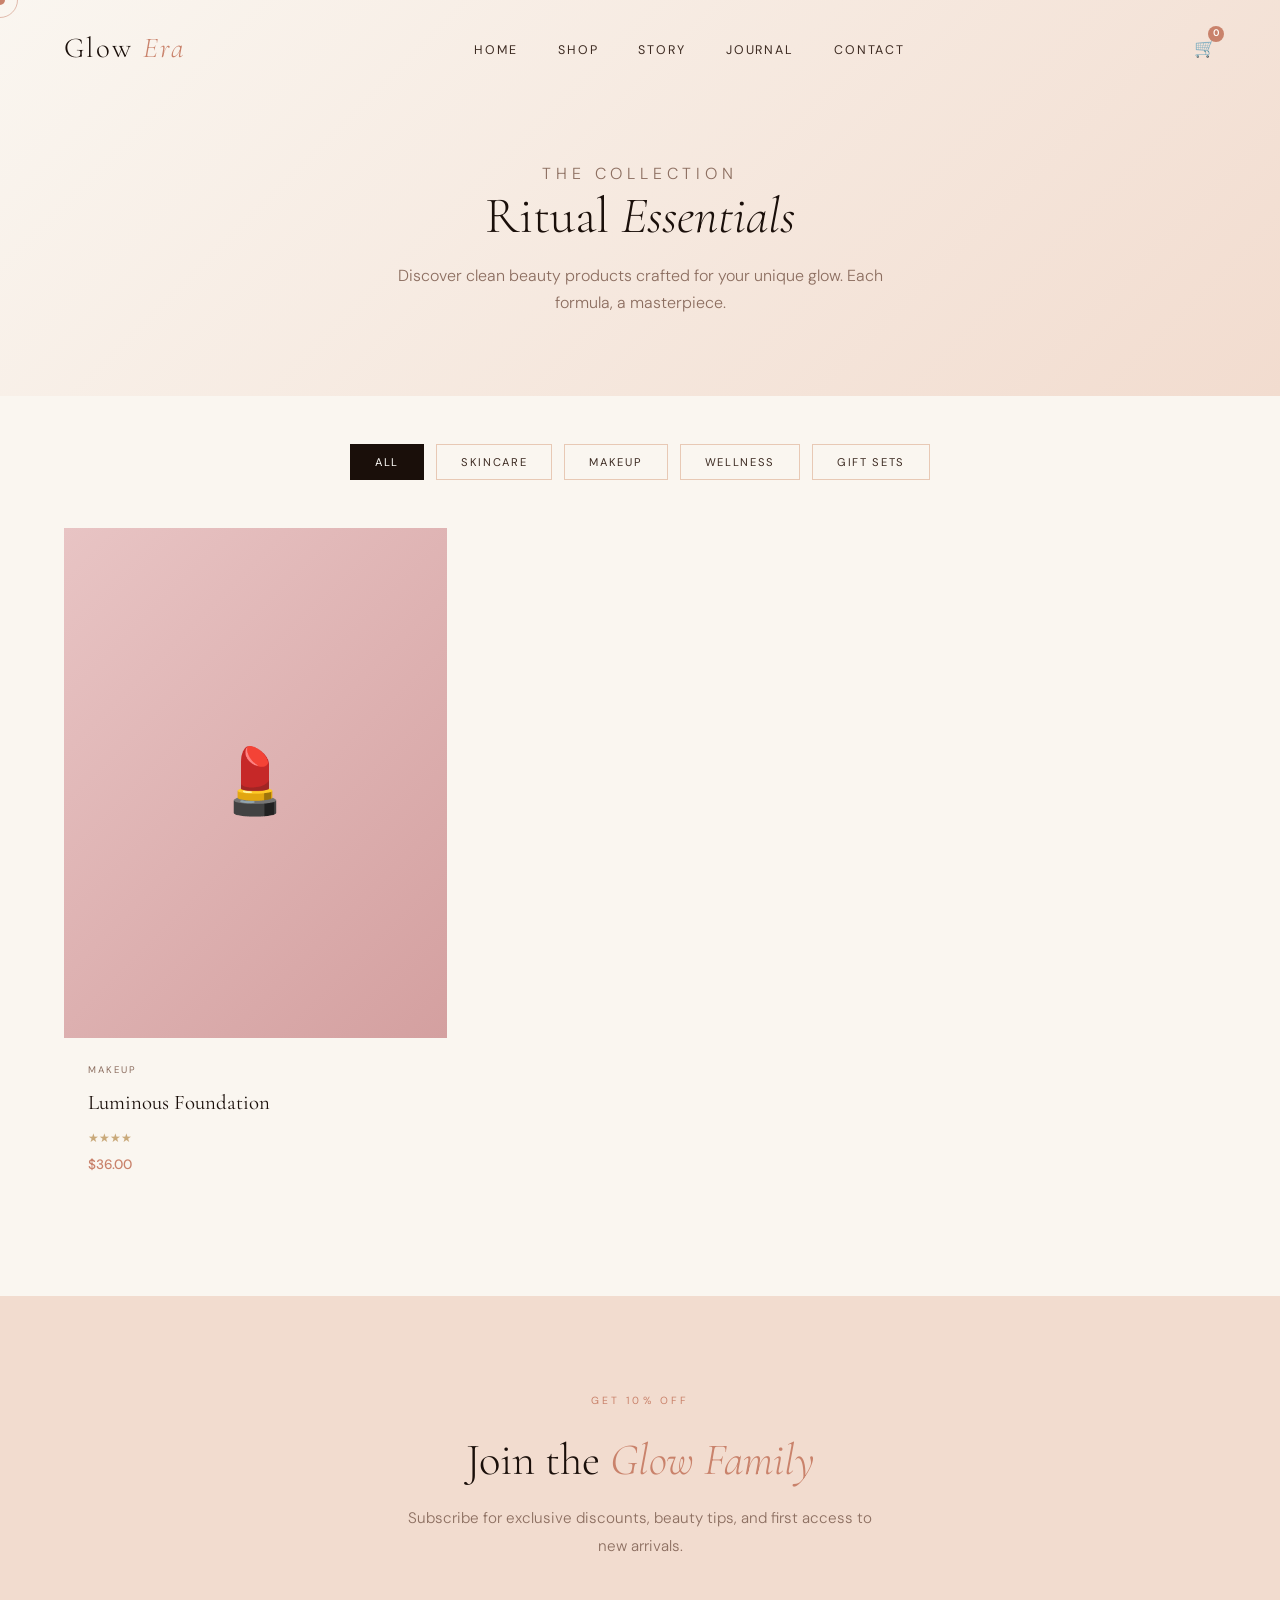
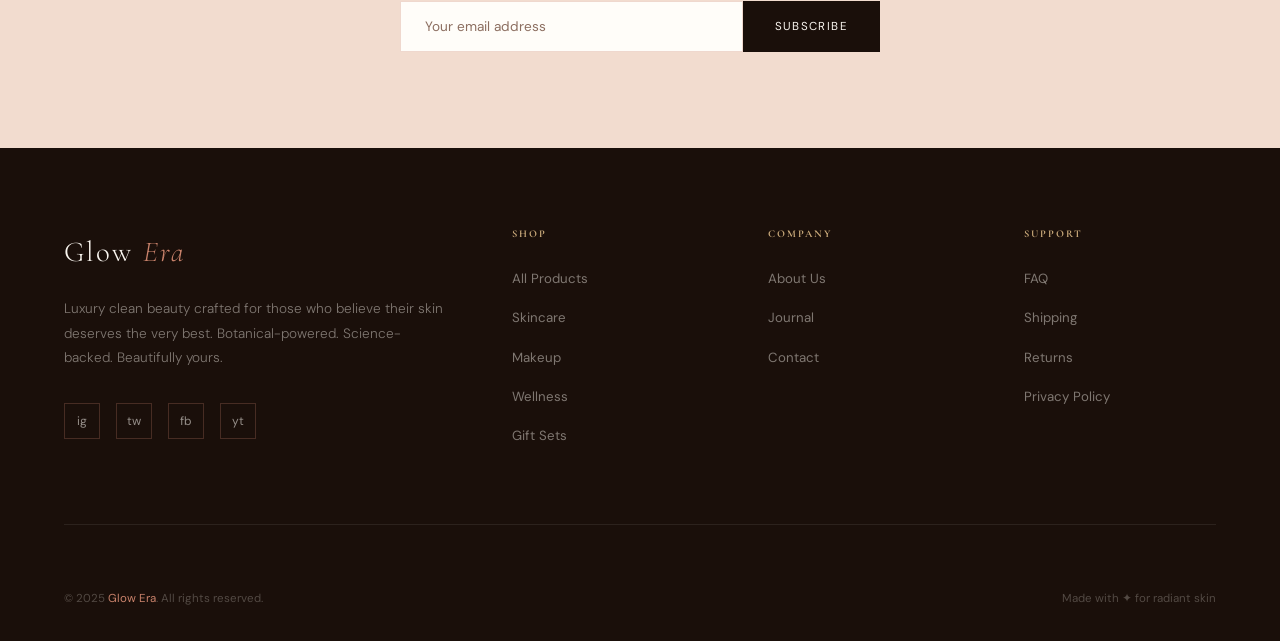
<file: shop.html>
<!DOCTYPE html>
<html lang="en">
<head>
  <meta charset="UTF-8">
  <meta name="viewport" content="width=device-width, initial-scale=1.0">
  <title>Shop — Glow Era</title>
  <meta name="description" content="Browse our full collection of clean beauty products. Skincare, makeup, and wellness essentials for your natural radiance.">
  <link rel="preconnect" href="https://fonts.googleapis.com">
  <link rel="preconnect" href="https://fonts.gstatic.com" crossorigin>
  <link href="https://fonts.googleapis.com/css2?family=Cormorant+Garamond:ital,wght@0,300;0,400;0,600;1,300;1,400&family=DM+Sans:wght@300;400;500&display=swap" rel="stylesheet">
  <link rel="stylesheet" href="css/style.css">
  <link rel="stylesheet" href="css/responsive.css">
</head>
<body>

  <div class="cursor" id="cursor"></div>
  <div class="cursor-ring" id="cursor-ring"></div>

  <nav class="navbar" id="navbar">
    <a href="index.html" class="nav-logo">Glow <span>Era</span></a>
    <ul class="nav-links">
      <li><a href="index.html">Home</a></li>
      <li><a href="shop.html" class="active">Shop</a></li>
      <li><a href="about.html">Story</a></li>
      <li><a href="blog.html">Journal</a></li>
      <li><a href="contact.html">Contact</a></li>
    </ul>
    <div class="nav-icons">
      <a href="cart.html" title="Cart">
        <span style="font-size: 1.1rem;">&#128722;</span>
        <span class="cart-count">0</span>
      </a>
      <button class="hamburger" aria-label="Toggle navigation menu">
        <span></span>
        <span></span>
        <span></span>
      </button>
    </div>
  </nav>

  <!-- Page Hero -->
  <section class="page-hero">
    <p class="section-tag">The Collection</p>
    <h1>Ritual <em>Essentials</em></h1>
    <p>Discover clean beauty products crafted for your unique glow. Each formula, a masterpiece.</p>
  </section>

  <!-- Shop Filters -->
  <section class="products-section" style="background: var(--cream); padding-top: 3rem;">
    <div class="shop-header reveal">
      <div class="shop-filters">
        <button class="filter-btn active" data-filter="all">All</button>
        <button class="filter-btn" data-filter="skincare">Skincare</button>
        <button class="filter-btn" data-filter="makeup">Makeup</button>
        <button class="filter-btn" data-filter="wellness">Wellness</button>
        <button class="filter-btn" data-filter="gifts">Gift Sets</button>
      </div>
    </div>
    <div class="products-grid shop-grid">
      <!-- Products loaded dynamically from data/products.json -->
    </div>
  </section>

  <!-- Newsletter -->
  <section class="newsletter-section">
    <p class="section-tag reveal">Get 10% Off</p>
    <h2 class="section-title reveal">Join the <em>Glow Family</em></h2>
    <p class="section-body reveal">Subscribe for exclusive discounts, beauty tips, and first access to new arrivals.</p>
    <form class="newsletter-form reveal">
      <input type="email" placeholder="Your email address">
      <button type="submit">Subscribe</button>
    </form>
  </section>

  <!-- Footer -->
  <footer class="footer">
    <div class="footer-grid">
      <div class="footer-brand">
        <a href="index.html" class="nav-logo">Glow <span>Era</span></a>
        <p class="footer-desc">Luxury clean beauty crafted for those who believe their skin deserves the very best. Botanical-powered. Science-backed. Beautifully yours.</p>
        <div class="footer-socials">
          <a href="#" class="social-link">ig</a>
          <a href="#" class="social-link">tw</a>
          <a href="#" class="social-link">fb</a>
          <a href="#" class="social-link">yt</a>
        </div>
      </div>
      <div class="footer-col">
        <h4>Shop</h4>
        <ul>
          <li><a href="shop.html">All Products</a></li>
          <li><a href="shop.html">Skincare</a></li>
          <li><a href="shop.html">Makeup</a></li>
          <li><a href="shop.html">Wellness</a></li>
          <li><a href="shop.html">Gift Sets</a></li>
        </ul>
      </div>
      <div class="footer-col">
        <h4>Company</h4>
        <ul>
          <li><a href="about.html">About Us</a></li>
          <li><a href="blog.html">Journal</a></li>
          <li><a href="contact.html">Contact</a></li>
        </ul>
      </div>
      <div class="footer-col">
        <h4>Support</h4>
        <ul>
          <li><a href="#">FAQ</a></li>
          <li><a href="#">Shipping</a></li>
          <li><a href="#">Returns</a></li>
          <li><a href="#">Privacy Policy</a></li>
        </ul>
      </div>
    </div>
    <div class="footer-bottom">
      <p class="footer-copy">© 2025 <span>Glow Era</span>. All rights reserved.</p>
      <p class="footer-copy">Made with ✦ for radiant skin</p>
    </div>
  </footer>

  <script src="js/main.js"></script>
  <script src="https://identity.netlify.com/v1/netlify-identity-widget.js"></script>
</body>
</html>
</file>
<file: css/style.css>
/* ============================================
   Glow Era — Luxury Beauty Brand
   Design System v2.0
   ============================================ */

/* ----- CSS Custom Properties ----- */
:root {
  --cream: #FAF6F0;
  --blush: #F2DCCF;
  --rose: #C9826B;
  --deep-rose: #A05A45;
  --nude: #E8C9B5;
  --dark: #1A0F0A;
  --charcoal: #3D2B22;
  --muted: #8C6E60;
  --gold: #C9A97A;
  --white: #FFFDF9;

  --font-heading: 'Cormorant Garamond', Georgia, serif;
  --font-body: 'DM Sans', -apple-system, BlinkMacSystemFont, 'Segoe UI', sans-serif;

  --transition: all 0.3s ease;
  --transition-slow: all 0.6s ease;
}

/* ----- Reset & Base ----- */
*, *::before, *::after { margin: 0; padding: 0; box-sizing: border-box; }

html { scroll-behavior: smooth; }

body {
  font-family: var(--font-body);
  background: var(--cream);
  color: var(--dark);
  overflow-x: hidden;
  line-height: 1.7;
}

img { max-width: 100%; height: auto; display: block; }
a { text-decoration: none; color: inherit; transition: var(--transition); }
ul { list-style: none; }

/* ============================================
   CUSTOM CURSOR
   ============================================ */
.cursor {
  position: fixed;
  width: 10px; height: 10px;
  background: var(--rose);
  border-radius: 50%;
  pointer-events: none;
  z-index: 9999;
  transform: translate(-50%, -50%);
  transition: transform 0.1s ease, width 0.3s ease, height 0.3s ease, background 0.3s ease;
}
.cursor-ring {
  position: fixed;
  width: 36px; height: 36px;
  border: 1px solid var(--rose);
  border-radius: 50%;
  pointer-events: none;
  z-index: 9998;
  transform: translate(-50%, -50%);
  transition: transform 0.15s ease, width 0.3s ease, height 0.3s ease, opacity 0.3s ease;
  opacity: 0.5;
}

/* ============================================
   TYPOGRAPHY
   ============================================ */
h1, h2, h3, h4, h5, h6 { font-family: var(--font-heading); color: var(--dark); line-height: 1.15; }

.section-tag {
  font-size: 0.65rem;
  letter-spacing: 0.3em;
  text-transform: uppercase;
  color: var(--rose);
  margin-bottom: 1.5rem;
}
.section-title {
  font-family: var(--font-heading);
  font-size: clamp(2.2rem, 3.5vw, 3rem);
  font-weight: 300;
  line-height: 1.2;
  color: var(--dark);
  margin-bottom: 1.5rem;
}
.section-title em { font-style: italic; color: var(--rose); }
.section-body {
  font-size: 0.95rem;
  color: var(--muted);
  line-height: 1.9;
  font-weight: 300;
  margin-bottom: 2rem;
}

/* ============================================
   BUTTONS
   ============================================ */
.btn-primary {
  font-size: 0.75rem;
  letter-spacing: 0.12em;
  text-transform: uppercase;
  color: var(--white);
  background: var(--rose);
  padding: 1rem 2.5rem;
  text-decoration: none;
  transition: background 0.3s, transform 0.2s;
  display: inline-block;
  border: none;
  cursor: pointer;
  font-family: var(--font-body);
}
.btn-primary:hover { background: var(--deep-rose); transform: translateY(-2px); }

.btn-ghost {
  font-size: 0.75rem;
  letter-spacing: 0.12em;
  text-transform: uppercase;
  color: var(--charcoal);
  text-decoration: none;
  display: inline-flex; align-items: center; gap: 0.5rem;
  transition: color 0.3s;
  cursor: pointer;
  background: none;
  border: none;
  font-family: var(--font-body);
}
.btn-ghost:hover { color: var(--rose); }
.btn-ghost::after { content: '→'; transition: transform 0.3s; }
.btn-ghost:hover::after { transform: translateX(4px); }

.btn-gold {
  font-size: 0.75rem;
  letter-spacing: 0.12em;
  text-transform: uppercase;
  color: var(--dark);
  background: var(--gold);
  padding: 1rem 2.5rem;
  text-decoration: none;
  transition: background 0.3s, transform 0.2s;
  display: inline-block;
  border: none;
  cursor: pointer;
  font-family: var(--font-body);
  text-align: center;
}
.btn-gold:hover { background: var(--rose); color: var(--white); transform: translateY(-2px); }

.btn-secondary {
  font-size: 0.75rem;
  letter-spacing: 0.12em;
  text-transform: uppercase;
  color: var(--charcoal);
  background: transparent;
  border: 1px solid var(--charcoal);
  padding: 0.95rem 2.5rem;
  transition: background 0.3s, color 0.3s, transform 0.2s;
  display: inline-block;
  cursor: pointer;
  font-family: var(--font-body);
  text-align: center;
}
.btn-secondary:hover { background: var(--charcoal); color: var(--white); transform: translateY(-2px); }

/* ============================================
   NAVIGATION
   ============================================ */
.navbar {
  position: fixed; top: 0; left: 0; right: 0;
  z-index: 100;
  display: flex; align-items: center; justify-content: space-between;
  padding: 1.5rem 4rem;
  transition: background 0.4s ease, backdrop-filter 0.4s ease, padding 0.3s ease;
}
.navbar.scrolled {
  background: rgba(250,246,240,0.92);
  backdrop-filter: blur(12px);
  border-bottom: 1px solid rgba(201,130,107,0.15);
}
.nav-logo {
  font-family: var(--font-heading);
  font-size: 1.8rem;
  font-weight: 300;
  letter-spacing: 0.08em;
  color: var(--dark);
  text-decoration: none;
}
.nav-logo span { color: var(--rose); font-style: italic; }
.nav-links { display: flex; gap: 2.5rem; list-style: none; }
.nav-links a {
  font-size: 0.78rem;
  letter-spacing: 0.15em;
  text-transform: uppercase;
  color: var(--charcoal);
  text-decoration: none;
  position: relative;
  transition: color 0.3s;
}
.nav-links a::after {
  content: '';
  position: absolute; bottom: -4px; left: 0;
  width: 0; height: 1px;
  background: var(--rose);
  transition: width 0.3s ease;
}
.nav-links a:hover { color: var(--rose); }
.nav-links a:hover::after { width: 100%; }
.nav-cta {
  font-size: 0.75rem;
  letter-spacing: 0.12em;
  text-transform: uppercase;
  color: var(--white);
  background: var(--rose);
  border: none;
  padding: 0.7rem 1.8rem;
  cursor: pointer;
  transition: background 0.3s, transform 0.2s;
  font-family: var(--font-body);
}
.nav-cta:hover { background: var(--deep-rose); transform: translateY(-1px); }
.nav-icons {
  display: flex; align-items: center; gap: 1.2rem;
}
.nav-icons a {
  color: var(--charcoal);
  font-size: 1rem;
  position: relative;
  transition: color 0.3s;
}
.nav-icons a:hover { color: var(--rose); }
.cart-count {
  position: absolute;
  top: -8px; right: -8px;
  background: var(--rose);
  color: var(--white);
  font-size: 0.6rem;
  width: 16px; height: 16px;
  border-radius: 50%;
  display: flex;
  align-items: center; justify-content: center;
  font-weight: 600;
}
.hamburger {
  display: none;
  flex-direction: column;
  gap: 5px;
  cursor: pointer;
  background: none;
  border: none;
  padding: 0.5rem;
}
.hamburger span {
  width: 24px; height: 1.5px;
  background: var(--dark);
  transition: var(--transition);
}

/* ============================================
   HERO (Home Page)
   ============================================ */
.hero {
  min-height: 100vh;
  display: grid;
  grid-template-columns: 1fr 1fr;
  position: relative;
  overflow: hidden;
}
.hero-left {
  display: flex; flex-direction: column; justify-content: center;
  padding: 10rem 4rem 6rem 4rem;
  position: relative;
  z-index: 2;
}
.hero-tag {
  font-size: 0.7rem;
  letter-spacing: 0.25em;
  text-transform: uppercase;
  color: var(--rose);
  margin-bottom: 1.5rem;
  opacity: 0;
  animation: fadeUp 0.8s ease 0.3s forwards;
}
.hero-title {
  font-family: var(--font-heading);
  font-size: clamp(3.5rem, 6vw, 5.5rem);
  font-weight: 300;
  line-height: 1.05;
  letter-spacing: -0.01em;
  color: var(--dark);
  margin-bottom: 2rem;
  opacity: 0;
  animation: fadeUp 0.8s ease 0.5s forwards;
}
.hero-title em { color: var(--rose); font-style: italic; }
.hero-desc {
  font-size: 1rem;
  color: var(--muted);
  line-height: 1.8;
  max-width: 400px;
  margin-bottom: 3rem;
  font-weight: 300;
  opacity: 0;
  animation: fadeUp 0.8s ease 0.7s forwards;
}
.hero-actions {
  display: flex; gap: 1.5rem; align-items: center;
  opacity: 0;
  animation: fadeUp 0.8s ease 0.9s forwards;
}
.hero-right {
  position: relative;
  background: var(--blush);
  overflow: hidden;
}
.hero-right::before {
  content: '';
  position: absolute; inset: 0;
  background: linear-gradient(135deg, var(--blush) 0%, var(--nude) 100%);
}
.hero-visual {
  position: absolute; inset: 0;
  display: flex; align-items: center; justify-content: center;
}
.circle-deco {
  position: absolute;
  border-radius: 50%;
}
.c1 { width: 420px; height: 420px; background: rgba(201,130,107,0.12); top: 50%; left: 50%; transform: translate(-50%,-50%); animation: pulse 4s ease-in-out infinite; }
.c2 { width: 300px; height: 300px; background: rgba(201,130,107,0.15); top: 50%; left: 50%; transform: translate(-50%,-50%); animation: pulse 4s ease-in-out 1s infinite; }
.c3 { width: 180px; height: 180px; background: rgba(201,130,107,0.2); top: 50%; left: 50%; transform: translate(-50%,-50%); }
.hero-center-text { position: relative; z-index: 2; text-align: center; }
.hero-center-text span {
  font-family: var(--font-heading);
  font-size: 10rem;
  font-weight: 300;
  font-style: italic;
  color: var(--rose);
  opacity: 0.2;
  line-height: 1;
  display: block;
}
.hero-badges {
  position: absolute; bottom: 3rem; left: 3rem;
  display: flex; flex-direction: column; gap: 0.75rem;
  opacity: 0;
  animation: fadeUp 0.8s ease 1.2s forwards;
}
.hero-badge-item {
  background: var(--white);
  padding: 0.6rem 1.2rem;
  font-size: 0.7rem;
  letter-spacing: 0.1em;
  text-transform: uppercase;
  color: var(--charcoal);
  display: flex; align-items: center; gap: 0.5rem;
}
.hero-badge-item::before { content: '●'; color: var(--rose); font-size: 0.5rem; }

/* ============================================
   MARQUEE
   ============================================ */
.marquee-bar {
  background: var(--dark);
  padding: 1rem 0;
  overflow: hidden;
  white-space: nowrap;
}
.marquee-track {
  display: inline-block;
  animation: marquee 20s linear infinite;
}
.marquee-track span {
  font-size: 0.65rem;
  letter-spacing: 0.25em;
  text-transform: uppercase;
  color: var(--gold);
  margin: 0 3rem;
}
.marquee-track span.dot { color: var(--rose); margin: 0 1rem; }

/* ============================================
   ABOUT (Home Page)
   ============================================ */
.about-section {
  padding: 8rem 4rem;
  display: grid;
  grid-template-columns: 1fr 1fr;
  gap: 6rem;
  align-items: center;
}
.about-visual {
  position: relative;
  height: 500px;
}
.about-block {
  position: absolute;
  background: var(--blush);
}
.ab1 { width: 280px; height: 380px; top: 0; left: 40px; }
.ab2 { width: 200px; height: 260px; bottom: 0; right: 0; background: var(--nude); }
.ab3 {
  position: absolute; bottom: 3rem; left: 0;
  background: var(--dark);
  padding: 1.5rem 2rem;
  width: 220px;
}
.ab3 .num {
  font-family: var(--font-heading);
  font-size: 3rem;
  font-weight: 300;
  color: var(--rose);
  line-height: 1;
}
.ab3 .label {
  font-size: 0.7rem;
  letter-spacing: 0.15em;
  text-transform: uppercase;
  color: var(--gold);
  margin-top: 0.25rem;
}
.about-deco-line {
  position: absolute;
  top: 2rem; right: 2rem;
  width: 60px; height: 1px;
  background: var(--rose);
}

/* ============================================
   PRODUCTS (Home & Shop)
   ============================================ */
.products-section {
  padding: 6rem 4rem;
  background: var(--white);
}
.products-header {
  display: flex; align-items: flex-end; justify-content: space-between;
  margin-bottom: 4rem;
}
.products-grid {
  display: grid;
  grid-template-columns: repeat(3, 1fr);
  gap: 2px;
}
.product-card {
  position: relative;
  overflow: hidden;
  cursor: pointer;
}
.product-img {
  width: 100%; aspect-ratio: 3/4;
  background: var(--blush);
  position: relative;
  overflow: hidden;
  transition: transform 0.6s ease;
}
.product-card:hover .product-img { transform: scale(1.03); }
.product-img-inner {
  position: absolute; inset: 0;
  display: flex; align-items: center; justify-content: center;
}
.product-img-deco {
  width: 60%;
  aspect-ratio: 1;
  border-radius: 50%;
  background: rgba(201,130,107,0.2);
  display: flex; align-items: center; justify-content: center;
}
.product-img-deco span {
  font-family: var(--font-heading);
  font-size: 4.5rem;
  font-weight: 300;
  font-style: italic;
  color: var(--rose);
  opacity: 0.5;
}
.product-info {
  padding: 1.5rem;
  background: var(--cream);
}
.product-cat {
  font-size: 0.6rem;
  letter-spacing: 0.2em;
  text-transform: uppercase;
  color: var(--muted);
  margin-bottom: 0.4rem;
}
.product-name {
  font-family: var(--font-heading);
  font-size: 1.3rem;
  font-weight: 400;
  color: var(--dark);
  margin-bottom: 0.5rem;
}
.product-name a { color: inherit; }
.product-price {
  font-size: 0.85rem;
  color: var(--rose);
  font-weight: 500;
}
.product-price .original {
  text-decoration: line-through;
  color: var(--muted);
  font-weight: 300;
  margin-left: 0.5rem;
}
.product-overlay {
  position: absolute; inset: 0;
  background: rgba(26,15,10,0.85);
  display: flex; flex-direction: column;
  align-items: center; justify-content: center;
  opacity: 0;
  transition: opacity 0.4s ease;
  gap: 1rem;
}
.product-card:hover .product-overlay { opacity: 1; }
.product-overlay-btn {
  font-size: 0.72rem;
  letter-spacing: 0.15em;
  text-transform: uppercase;
  color: var(--dark);
  background: var(--gold);
  padding: 0.9rem 2rem;
  text-decoration: none;
  transition: background 0.3s, color 0.3s;
  border: none;
  cursor: pointer;
  font-family: var(--font-body);
}
.product-overlay-btn:hover { background: var(--rose); color: var(--white); }
.product-overlay .wishlist-btn {
  background: none;
  border: 1px solid rgba(255,255,255,0.3);
  color: var(--white);
  padding: 0.5rem 1.2rem;
  font-size: 0.7rem;
  letter-spacing: 0.1em;
  text-transform: uppercase;
  cursor: pointer;
  transition: border-color 0.3s;
  font-family: var(--font-body);
}
.product-overlay .wishlist-btn:hover { border-color: var(--rose); }

/* ----- Badge (on product cards) ----- */
.product-badge {
  position: absolute; top: 1rem; left: 1rem;
  z-index: 3;
  font-size: 0.6rem;
  letter-spacing: 0.12em;
  text-transform: uppercase;
  padding: 0.4rem 1rem;
  background: var(--gold);
  color: var(--dark);
}
.product-badge.sold-out { background: var(--muted); color: var(--white); }

/* ----- Rating Stars ----- */
.product-rating {
  font-size: 0.75rem;
  color: var(--gold);
  margin-bottom: 0.3rem;
}

/* ----- Shop Filter Buttons ----- */
.shop-header { text-align: center; margin-bottom: 3rem; }
.shop-filters {
  display: flex; justify-content: center; gap: 0.75rem;
  margin-bottom: 3rem; flex-wrap: wrap;
}
.filter-btn {
  font-size: 0.7rem;
  letter-spacing: 0.15em;
  text-transform: uppercase;
  padding: 0.6rem 1.5rem;
  border: 1px solid var(--nude);
  background: transparent;
  color: var(--charcoal);
  cursor: pointer;
  transition: var(--transition);
  font-family: var(--font-body);
}
.filter-btn:hover, .filter-btn.active {
  background: var(--dark);
  color: var(--white);
  border-color: var(--dark);
}

/* ============================================
   RITUAL (Home Page)
   ============================================ */
.ritual-section {
  padding: 8rem 4rem;
  background: var(--dark);
  position: relative;
  overflow: hidden;
}
.ritual-section::before {
  content: 'GLOW';
  position: absolute;
  font-family: var(--font-heading);
  font-size: 20rem;
  font-weight: 300;
  color: rgba(201,130,107,0.04);
  top: 50%; left: 50%;
  transform: translate(-50%,-50%);
  white-space: nowrap;
  pointer-events: none;
}
.ritual-section .section-title { color: var(--cream); }
.ritual-section .section-tag { color: var(--gold); }
.ritual-section .section-body { color: rgba(250,246,240,0.55); }
.ritual-header { text-align: center; max-width: 600px; margin: 0 auto 5rem; }
.steps {
  display: grid;
  grid-template-columns: repeat(4, 1fr);
  gap: 3rem;
  position: relative; z-index: 2;
}
.step { text-align: center; position: relative; }
.step-num {
  font-family: var(--font-heading);
  font-size: 5rem;
  font-weight: 300;
  color: rgba(201,130,107,0.25);
  line-height: 1;
  margin-bottom: 1rem;
}
.step-icon {
  width: 70px; height: 70px;
  border: 1px solid rgba(201,130,107,0.3);
  border-radius: 50%;
  margin: 0 auto 1.5rem;
  display: flex; align-items: center; justify-content: center;
  font-size: 1.5rem;
  transition: border-color 0.3s, background 0.3s;
}
.step:hover .step-icon {
  border-color: var(--rose);
  background: rgba(201,130,107,0.1);
}
.step-title {
  font-family: var(--font-heading);
  font-size: 1.3rem;
  font-weight: 400;
  color: var(--cream);
  margin-bottom: 0.75rem;
}
.step-desc {
  font-size: 0.82rem;
  color: rgba(250,246,240,0.5);
  line-height: 1.8;
}
.step-line {
  position: absolute; top: 35px; right: -1.5rem;
  width: 3rem; height: 1px;
  background: rgba(201,130,107,0.2);
}
.step:last-child .step-line { display: none; }

/* ============================================
   TESTIMONIALS
   ============================================ */
.testimonials-section {
  padding: 8rem 4rem;
  background: var(--cream);
}
.testimonials-header { text-align: center; margin-bottom: 4rem; }
.testimonials-grid {
  display: grid;
  grid-template-columns: repeat(3, 1fr);
  gap: 2rem;
}
.testimonial-card {
  background: var(--white);
  padding: 2.5rem;
  position: relative;
  border-top: 3px solid var(--rose);
  transition: transform 0.3s ease;
}
.testimonial-card:hover { transform: translateY(-6px); }
.testimonial-quote {
  font-family: var(--font-heading);
  font-size: 3.5rem;
  font-weight: 300;
  color: var(--rose);
  opacity: 0.3;
  line-height: 1;
  margin-bottom: 0.5rem;
}
.testimonial-text {
  font-size: 0.95rem;
  color: var(--charcoal);
  line-height: 1.85;
  font-weight: 300;
  margin-bottom: 2rem;
}
.testimonial-author {
  display: flex; align-items: center; gap: 0.75rem;
}
.author-avatar {
  width: 40px; height: 40px; border-radius: 50%;
  background: var(--blush);
  display: flex; align-items: center; justify-content: center;
  font-family: var(--font-heading);
  font-size: 1rem;
  color: var(--rose);
}
.author-name {
  font-size: 0.78rem;
  font-weight: 500;
  letter-spacing: 0.08em;
  text-transform: uppercase;
  color: var(--dark);
}
.author-title {
  font-size: 0.72rem;
  color: var(--muted);
}
.testimonial-stars { color: var(--gold); font-size: 0.7rem; letter-spacing: 0.1em; margin-bottom: 0.75rem; }

/* ============================================
   NEWSLETTER
   ============================================ */
.newsletter-section {
  padding: 6rem 4rem;
  background: var(--blush);
  text-align: center;
}
.newsletter-section .section-title { margin-bottom: 1rem; }
.newsletter-section .section-body { max-width: 480px; margin: 0 auto 2.5rem; }
.newsletter-form {
  display: flex;
  max-width: 480px;
  margin: 0 auto;
}
.newsletter-form input {
  flex: 1;
  padding: 1rem 1.5rem;
  border: 1px solid rgba(201,130,107,0.3);
  background: var(--white);
  font-family: var(--font-body);
  font-size: 0.85rem;
  color: var(--dark);
  outline: none;
  transition: border-color 0.3s;
}
.newsletter-form input:focus { border-color: var(--rose); }
.newsletter-form input::placeholder { color: var(--muted); }
.newsletter-form button {
  background: var(--dark);
  color: var(--cream);
  border: none;
  padding: 1rem 2rem;
  font-family: var(--font-body);
  font-size: 0.72rem;
  letter-spacing: 0.12em;
  text-transform: uppercase;
  cursor: pointer;
  transition: background 0.3s;
  white-space: nowrap;
}
.newsletter-form button:hover { background: var(--rose); }

/* ============================================
   PAGE HERO (Inner Pages)
   ============================================ */
.page-hero {
  padding: 10rem 4rem 5rem;
  text-align: center;
  background: linear-gradient(135deg, var(--cream) 0%, var(--blush) 100%);
}
.page-hero h1 {
  font-family: var(--font-heading);
  font-size: clamp(2.5rem, 4vw, 3.5rem);
  font-weight: 300;
  color: var(--dark);
  margin-bottom: 1rem;
  opacity: 0;
  animation: fadeUp 0.8s ease 0.3s forwards;
}
.page-hero p {
  font-size: 1rem;
  color: var(--muted);
  max-width: 500px;
  margin: 0 auto;
  font-weight: 300;
  opacity: 0;
  animation: fadeUp 0.8s ease 0.5s forwards;
}

/* ============================================
   ABOUT PAGE
   ============================================ */
.story-section {
  padding: 6rem 4rem;
  display: grid;
  grid-template-columns: 1fr 1fr;
  gap: 5rem;
  align-items: center;
}
.story-text .section-title { margin-bottom: 2rem; }
.story-text .section-body { margin-bottom: 1.5rem; }
.story-visual {
  position: relative;
  height: 450px;
}
.story-block {
  position: absolute;
  background: var(--blush);
}
.sb1 { width: 260px; height: 360px; top: 0; left: 30px; }
.sb2 { width: 180px; height: 240px; bottom: 0; right: 0; background: var(--nude); }

.values-section {
  padding: 6rem 4rem;
  background: var(--white);
}
.values-header { text-align: center; margin-bottom: 4rem; }
.values-grid {
  display: grid;
  grid-template-columns: repeat(4, 1fr);
  gap: 2rem;
}
.value-card {
  text-align: center;
  padding: 2.5rem 1.5rem;
  transition: transform 0.3s ease;
}
.value-card:hover { transform: translateY(-4px); }
.value-icon {
  width: 70px; height: 70px;
  border-radius: 50%;
  background: var(--blush);
  display: flex; align-items: center; justify-content: center;
  margin: 0 auto 1.5rem;
  font-size: 1.8rem;
}
.value-card h3 {
  font-family: var(--font-heading);
  font-size: 1.2rem;
  font-weight: 400;
  margin-bottom: 0.75rem;
}
.value-card p {
  font-size: 0.85rem;
  color: var(--muted);
  line-height: 1.7;
}

.team-section {
  padding: 6rem 4rem;
  background: var(--cream);
}
.team-header { text-align: center; margin-bottom: 4rem; }
.team-grid {
  display: grid;
  grid-template-columns: repeat(3, 1fr);
  gap: 3rem;
}
.team-card { text-align: center; }
.team-avatar {
  width: 160px; height: 160px;
  border-radius: 50%;
  background: var(--blush);
  margin: 0 auto 1.5rem;
  display: flex; align-items: center; justify-content: center;
  font-size: 3rem;
}
.team-card h3 {
  font-family: var(--font-heading);
  font-size: 1.3rem;
  font-weight: 400;
  margin-bottom: 0.25rem;
}
.team-card .team-role {
  color: var(--rose);
  font-size: 0.8rem;
  letter-spacing: 0.1em;
  text-transform: uppercase;
  margin-bottom: 0.75rem;
}
.team-card p {
  color: var(--muted);
  font-size: 0.85rem;
  max-width: 280px;
  margin: 0 auto;
  line-height: 1.7;
}

/* ============================================
   PRODUCT DETAIL PAGE
   ============================================ */
.product-detail-section {
  padding: 6rem 4rem;
}
.breadcrumb {
  padding: 1.5rem 0;
  font-size: 0.78rem;
  letter-spacing: 0.08em;
  text-transform: uppercase;
  color: var(--muted);
}
.breadcrumb a { color: var(--muted); }
.breadcrumb a:hover { color: var(--rose); }
.breadcrumb span { color: var(--charcoal); }
.product-detail-grid {
  display: grid;
  grid-template-columns: 1fr 1fr;
  gap: 5rem;
  align-items: start;
}
.product-gallery {
  position: relative;
}
.product-main-image {
  height: 500px;
  background: var(--blush);
  overflow: hidden;
  display: flex; align-items: center; justify-content: center;
}
.product-main-image .placeholder-img {
  width: 100%; height: 100%;
  object-fit: cover;
}
.product-thumbnails {
  display: flex; gap: 0.75rem; margin-top: 1rem;
}
.product-thumbnail {
  width: 80px; height: 80px;
  background: var(--blush);
  cursor: pointer;
  transition: border 0.3s;
  overflow: hidden;
}
.product-thumbnail:hover,
.product-thumbnail.active { border: 2px solid var(--rose); }
.product-thumbnail .placeholder-img { width: 100%; height: 100%; object-fit: cover; }

.product-info-detail { }
.product-info-detail .product-cat {
  font-size: 0.7rem;
  letter-spacing: 0.2em;
  text-transform: uppercase;
  color: var(--muted);
  margin-bottom: 0.5rem;
  display: block;
}
.product-info-detail h1 {
  font-family: var(--font-heading);
  font-size: 2.5rem;
  font-weight: 300;
  margin-bottom: 0.75rem;
}
.product-info-detail .rating {
  color: var(--gold);
  font-size: 0.9rem;
  margin-bottom: 1rem;
}
.product-info-detail .rating span {
  color: var(--muted);
  font-size: 0.8rem;
  margin-left: 0.5rem;
}
.product-info-detail .price {
  font-size: 1.8rem;
  font-weight: 500;
  color: var(--rose);
  margin-bottom: 1.5rem;
}
.product-description {
  color: var(--muted);
  line-height: 1.8;
  font-size: 0.95rem;
  margin-bottom: 2rem;
}
.product-options { margin-bottom: 2rem; }
.option-label {
  font-size: 0.7rem;
  font-weight: 500;
  text-transform: uppercase;
  letter-spacing: 0.15em;
  color: var(--charcoal);
  margin-bottom: 0.75rem;
  display: block;
}
.option-buttons { display: flex; gap: 0.5rem; flex-wrap: wrap; }
.option-btn {
  padding: 0.5rem 1.5rem;
  border: 1px solid var(--nude);
  background: transparent;
  cursor: pointer;
  transition: var(--transition);
  font-family: var(--font-body);
  font-size: 0.82rem;
}
.option-btn:hover,
.option-btn.active { border-color: var(--dark); background: var(--dark); color: var(--white); }
.quantity-selector {
  display: flex; align-items: center; gap: 1rem;
  margin-bottom: 2rem;
}
.quantity-btn {
  width: 38px; height: 38px;
  border-radius: 50%;
  border: 1px solid var(--nude);
  background: transparent;
  cursor: pointer;
  font-size: 1rem;
  display: flex; align-items: center; justify-content: center;
  transition: var(--transition);
}
.quantity-btn:hover { border-color: var(--dark); }
.quantity-selector span {
  font-size: 1rem;
  font-weight: 500;
  min-width: 30px;
  text-align: center;
}
.product-actions-detail { display: flex; gap: 1rem; }
.product-actions-detail .btn { flex: 1; text-align: center; }
.product-perks { margin-top: 2rem; padding-top: 2rem; border-top: 1px solid var(--nude); }
.perk { display: flex; gap: 1rem; align-items: center; margin-bottom: 1rem; }
.perk-icon { font-size: 1.2rem; }
.perk-text { font-size: 0.82rem; color: var(--muted); }

/* ============================================
   BLOG LISTING
   ============================================ */
.blog-section {
  padding: 4rem 4rem 6rem;
}
.blog-header { text-align: center; margin-bottom: 4rem; }
.blog-grid {
  display: grid;
  grid-template-columns: repeat(3, 1fr);
  gap: 2.5rem;
}
.blog-card {
  background: var(--white);
  transition: transform 0.3s ease;
  cursor: pointer;
}
.blog-card:hover { transform: translateY(-4px); }
.blog-card-image {
  height: 220px;
  background: var(--blush);
  overflow: hidden;
  display: flex; align-items: center; justify-content: center;
}
.blog-card-image .placeholder-img {
  width: 100%; height: 100%;
  object-fit: cover;
  transition: transform 0.6s ease;
}
.blog-card:hover .placeholder-img { transform: scale(1.05); }
.blog-card-content { padding: 1.5rem; }
.blog-card-cat {
  display: inline-block;
  font-size: 0.6rem;
  letter-spacing: 0.2em;
  text-transform: uppercase;
  color: var(--rose);
  margin-bottom: 0.75rem;
}
.blog-card-content h3 {
  font-family: var(--font-heading);
  font-size: 1.2rem;
  font-weight: 400;
  margin-bottom: 0.75rem;
}
.blog-card-content h3 a { color: inherit; }
.blog-card-content p {
  color: var(--muted);
  font-size: 0.85rem;
  line-height: 1.7;
  margin-bottom: 1rem;
}
.blog-meta {
  display: flex; gap: 1rem;
  font-size: 0.72rem;
  color: var(--muted);
}
.blog-meta span { display: flex; align-items: center; gap: 0.3rem; }
.blog-card-content .btn-ghost {
  margin-top: 0.75rem;
  font-size: 0.68rem;
}

/* ============================================
   BLOG POST PAGE
   ============================================ */
.blog-post-page {
  padding: 6rem 4rem;
}
.blog-post-container { max-width: 750px; margin: 0 auto; }
.blog-post-header { text-align: center; margin-bottom: 3rem; }
.blog-post-header .blog-card-cat { margin-bottom: 1rem; }
.blog-post-header h1 {
  font-family: var(--font-heading);
  font-size: clamp(2rem, 3vw, 2.8rem);
  font-weight: 300;
  margin-bottom: 1rem;
}
.blog-post-header .blog-meta { justify-content: center; }
.blog-post-image {
  height: 400px;
  background: var(--blush);
  margin-bottom: 3rem;
  overflow: hidden;
  display: flex; align-items: center; justify-content: center;
}
.blog-post-image .placeholder-img { width: 100%; height: 100%; object-fit: cover; }
.blog-post-content {
  line-height: 1.9;
  color: var(--charcoal);
  font-size: 1.05rem;
}
.blog-post-content h2 {
  font-family: var(--font-heading);
  font-size: 1.8rem;
  font-weight: 300;
  margin: 2.5rem 0 1rem;
}
.blog-post-content h3 {
  font-size: 1.2rem;
  font-weight: 500;
  margin: 2rem 0 0.75rem;
  font-family: var(--font-body);
}
.blog-post-content p { margin-bottom: 1.2rem; }
.blog-post-content blockquote {
  border-left: 3px solid var(--rose);
  padding: 1.5rem 2rem;
  margin: 2rem 0;
  background: var(--cream);
  font-style: italic;
  color: var(--charcoal);
}
.blog-post-content strong { color: var(--dark); }
.blog-post-content a { color: var(--rose); text-decoration: underline; }
.blog-post-back {
  margin-top: 3rem; padding-top: 2rem;
  border-top: 1px solid var(--nude);
  text-align: center;
}

/* ============================================
   CONTACT PAGE
   ============================================ */
.contact-section {
  padding: 6rem 4rem;
}
.contact-grid {
  display: grid;
  grid-template-columns: 1fr 1fr;
  gap: 5rem;
  align-items: start;
}
.contact-info h2 { margin-bottom: 1.5rem; }
.contact-info > p {
  color: var(--muted);
  margin-bottom: 2.5rem;
  font-size: 0.95rem;
}
.contact-details { display: flex; flex-direction: column; gap: 1.5rem; margin-bottom: 2rem; }
.contact-item { display: flex; align-items: flex-start; gap: 1rem; }
.contact-icon {
  width: 45px; height: 45px;
  border-radius: 50%;
  background: var(--blush);
  display: flex; align-items: center; justify-content: center;
  font-size: 1.1rem;
  flex-shrink: 0;
}
.contact-item h4 {
  font-family: var(--font-body);
  font-size: 0.85rem;
  font-weight: 500;
  margin-bottom: 0.15rem;
}
.contact-item p {
  color: var(--muted);
  font-size: 0.85rem;
}
.contact-social-links { display: flex; gap: 0.75rem; margin-top: 2rem; }
.contact-social-links a {
  width: 38px; height: 38px;
  border: 1px solid var(--nude);
  display: flex; align-items: center; justify-content: center;
  font-size: 0.8rem;
  color: var(--charcoal);
  transition: border-color 0.3s, color 0.3s;
}
.contact-social-links a:hover { border-color: var(--rose); color: var(--rose); }

.contact-form { }
.contact-form h3 {
  font-family: var(--font-body);
  font-size: 1rem;
  font-weight: 500;
  margin-bottom: 2rem;
  text-transform: uppercase;
  letter-spacing: 0.1em;
}
.form-group { margin-bottom: 1.5rem; }
.form-group label {
  display: block;
  font-size: 0.7rem;
  font-weight: 500;
  text-transform: uppercase;
  letter-spacing: 0.12em;
  margin-bottom: 0.5rem;
  color: var(--charcoal);
}
.form-group input,
.form-group textarea,
.form-group select {
  width: 100%;
  padding: 0.85rem 1.2rem;
  border: 1px solid var(--nude);
  background: var(--white);
  font-family: var(--font-body);
  font-size: 0.9rem;
  outline: none;
  transition: border-color 0.3s;
}
.form-group input:focus,
.form-group textarea:focus,
.form-group select:focus { border-color: var(--rose); }
.form-group textarea {
  min-height: 140px;
  resize: vertical;
}

/* ============================================
   CART PAGE
   ============================================ */
.cart-page-section {
  padding: 4rem 4rem 6rem;
}
.cart-content {
  display: grid;
  grid-template-columns: 1fr 340px;
  gap: 3rem;
  align-items: start;
}
.cart-items { }
.cart-item {
  display: grid;
  grid-template-columns: 80px 1fr auto;
  gap: 1.5rem;
  padding: 1.5rem 0;
  border-bottom: 1px solid var(--nude);
  align-items: center;
}
.cart-item-image {
  width: 80px; height: 80px;
  background: var(--blush);
  overflow: hidden;
  display: flex; align-items: center; justify-content: center;
}
.cart-item-image .placeholder-img { width: 100%; height: 100%; object-fit: cover; }
.cart-item-info h3 {
  font-family: var(--font-heading);
  font-size: 1.1rem;
  font-weight: 400;
  margin-bottom: 0.25rem;
}
.cart-item-info .item-price {
  color: var(--rose);
  font-size: 0.9rem;
  font-weight: 500;
}
.cart-item-actions { text-align: right; }
.remove-btn {
  background: none; border: none;
  font-size: 0.72rem;
  letter-spacing: 0.08em;
  text-transform: uppercase;
  color: var(--muted);
  cursor: pointer;
  transition: color 0.3s;
  margin-bottom: 0.5rem;
  font-family: var(--font-body);
}
.remove-btn:hover { color: var(--rose); }
.cart-summary {
  background: var(--white);
  padding: 2rem;
  border: 1px solid var(--nude);
}
.cart-summary h3 {
  font-family: var(--font-heading);
  font-size: 1.3rem;
  font-weight: 400;
  margin-bottom: 1.5rem;
}
.summary-row {
  display: flex; justify-content: space-between;
  margin-bottom: 1rem;
  font-size: 0.9rem;
  color: var(--charcoal);
}
.summary-row.total {
  font-weight: 500;
  font-size: 1.1rem;
  border-top: 1px solid var(--nude);
  padding-top: 1rem;
  margin-top: 0.5rem;
}
.cart-summary .btn { width: 100%; text-align: center; margin-top: 1rem; }
.cart-summary .btn-secondary { margin-top: 0.5rem; }

.empty-cart {
  text-align: center; padding: 5rem 2rem;
}
.empty-cart-icon { font-size: 4rem; margin-bottom: 1rem; }
.empty-cart h3 {
  font-family: var(--font-heading);
  font-size: 1.8rem;
  font-weight: 300;
  color: var(--rose);
  margin-bottom: 0.75rem;
}
.empty-cart p { color: var(--muted); margin-bottom: 2rem; }

/* ============================================
   FOOTER
   ============================================ */
.footer {
  background: var(--dark);
  padding: 5rem 4rem 2rem;
}
.footer-grid {
  display: grid;
  grid-template-columns: 2fr 1fr 1fr 1fr;
  gap: 4rem;
  margin-bottom: 4rem;
  padding-bottom: 4rem;
  border-bottom: 1px solid rgba(255,255,255,0.08);
}
.footer-brand .nav-logo {
  color: var(--cream);
  margin-bottom: 1.25rem;
  display: inline-block;
}
.footer-desc {
  font-size: 0.85rem;
  color: rgba(250,246,240,0.45);
  line-height: 1.8;
  font-weight: 300;
  margin-bottom: 2rem;
}
.footer-socials { display: flex; gap: 1rem; }
.social-link {
  width: 36px; height: 36px;
  border: 1px solid rgba(201,130,107,0.25);
  display: flex; align-items: center; justify-content: center;
  color: rgba(250,246,240,0.55);
  font-size: 0.75rem;
  text-decoration: none;
  transition: border-color 0.3s, color 0.3s;
}
.social-link:hover { border-color: var(--rose); color: var(--rose); }
.footer-col h4 {
  font-size: 0.65rem;
  letter-spacing: 0.2em;
  text-transform: uppercase;
  color: var(--gold);
  margin-bottom: 1.5rem;
}
.footer-col ul li { margin-bottom: 0.75rem; }
.footer-col ul li a {
  font-size: 0.83rem;
  color: rgba(250,246,240,0.45);
  text-decoration: none;
  transition: color 0.3s;
}
.footer-col ul li a:hover { color: var(--rose); }
.footer-bottom {
  display: flex; justify-content: space-between; align-items: center;
}
.footer-copy {
  font-size: 0.72rem;
  color: rgba(250,246,240,0.25);
}
.footer-copy span { color: var(--rose); }

/* ============================================
   CONFIRMATION MODAL (Cart)
   ============================================ */
.cart-confirmation {
  position: fixed; top: 0; left: 0; width: 100%; height: 100%;
  background: rgba(0,0,0,0.4); z-index: 10000;
  display: flex; align-items: center; justify-content: center;
  animation: fadeIn 0.3s ease;
}
.conf-modal {
  background: var(--white); padding: 2.5rem; max-width: 420px;
  width: 90%; text-align: center;
  box-shadow: 0 20px 60px rgba(0,0,0,0.15);
  animation: scaleUp 0.3s ease;
}
.conf-modal-icon { font-size: 3rem; margin-bottom: 1rem; }
.conf-modal h3 {
  font-family: var(--font-heading);
  color: var(--rose);
  font-size: 1.5rem;
  font-weight: 400;
  margin-bottom: 0.5rem;
}
.conf-modal p {
  color: var(--muted);
  margin-bottom: 1.5rem;
  line-height: 1.6;
  font-size: 0.9rem;
}
.conf-modal .btn { margin: 0.25rem; }

/* ============================================
   REVEAL ON SCROLL
   ============================================ */
.reveal {
  opacity: 0;
  transform: translateY(30px);
  transition: opacity 0.8s ease, transform 0.8s ease;
}
.reveal.visible {
  opacity: 1;
  transform: translateY(0);
}
.reveal-delay-1 { transition-delay: 0.1s; }
.reveal-delay-2 { transition-delay: 0.2s; }
.reveal-delay-3 { transition-delay: 0.3s; }
.reveal-delay-4 { transition-delay: 0.4s; }

/* ============================================
   KEYFRAMES
   ============================================ */
@keyframes fadeUp {
  from { opacity: 0; transform: translateY(24px); }
  to { opacity: 1; transform: translateY(0); }
}
@keyframes pulse {
  0%, 100% { transform: translate(-50%,-50%) scale(1); }
  50% { transform: translate(-50%,-50%) scale(1.05); }
}
@keyframes marquee {
  0% { transform: translateX(0); }
  100% { transform: translateX(-50%); }
}
@keyframes scaleUp {
  0% { transform: scale(0.8); opacity: 0; }
  100% { transform: scale(1); opacity: 1; }
}
@keyframes fadeIn {
  from { opacity: 0; }
  to { opacity: 1; }
}
</file>
<file: css/responsive.css>
/* ============================================
   Glow Era — Responsive Design
   ============================================ */

/* ----- Tablet: 900px ----- */
@media (max-width: 900px) {
  .navbar { padding: 1.5rem 2rem; }
  .nav-links { display: none; }
  .nav-cta { display: none; }
  .hamburger { display: flex; }

  /* Hero */
  .hero { grid-template-columns: 1fr; }
  .hero-right { height: 300px; }
  .hero-left { padding: 8rem 2rem 4rem; }
  .hero-title { font-size: clamp(2.5rem, 8vw, 3.5rem); }
  .hero-center-text span { font-size: 6rem; }
  .hero-badges { left: 1.5rem; bottom: 1.5rem; }

  /* About (home) */
  .about-section { grid-template-columns: 1fr; gap: 3rem; padding: 5rem 2rem; }
  .about-visual { height: 320px; }

  /* Products */
  .products-section { padding: 4rem 2rem; }
  .products-grid { grid-template-columns: 1fr 1fr; }
  .products-header { flex-direction: column; align-items: flex-start; gap: 1rem; }

  /* Ritual */
  .ritual-section { padding: 5rem 2rem; }
  .steps { grid-template-columns: 1fr 1fr; gap: 2rem; }
  .step-line { display: none; }

  /* Testimonials */
  .testimonials-section { padding: 5rem 2rem; }
  .testimonials-grid { grid-template-columns: 1fr; }

  /* Newsletter */
  .newsletter-section { padding: 4rem 2rem; }
  .newsletter-form { flex-direction: column; gap: 0.5rem; }
  .newsletter-form input { width: 100%; }
  .newsletter-form button { width: 100%; }

  /* Page Hero */
  .page-hero { padding: 8rem 2rem 3rem; }

  /* About Page */
  .story-section { grid-template-columns: 1fr; gap: 3rem; padding: 4rem 2rem; }
  .story-visual { height: 300px; }
  .values-section { padding: 4rem 2rem; }
  .values-grid { grid-template-columns: 1fr 1fr; gap: 1.5rem; }
  .team-section { padding: 4rem 2rem; }
  .team-grid { grid-template-columns: 1fr; gap: 2rem; }

  /* Shop */
  .shop-header { padding: 0 2rem; }
  .shop-filters { gap: 0.5rem; }

  /* Product Detail */
  .product-detail-section { padding: 3rem 2rem; }
  .product-detail-grid { grid-template-columns: 1fr; gap: 2rem; }
  .product-main-image { height: 350px; }

  /* Blog */
  .blog-section { padding: 3rem 2rem 4rem; }
  .blog-grid { grid-template-columns: 1fr; }
  .blog-post-page { padding: 4rem 2rem; }
  .blog-post-image { height: 250px; }

  /* Contact */
  .contact-section { padding: 4rem 2rem; }
  .contact-grid { grid-template-columns: 1fr; gap: 3rem; }

  /* Cart */
  .cart-page-section { padding: 3rem 2rem 4rem; }
  .cart-content { grid-template-columns: 1fr; }

  /* Footer */
  .footer { padding: 4rem 2rem 2rem; }
  .footer-grid { grid-template-columns: 1fr 1fr; gap: 2rem; }
  .footer-bottom { flex-direction: column; gap: 0.5rem; text-align: center; }
}

/* ----- Mobile Hamburger Nav (expanded) ----- */
@media (max-width: 900px) {
  .nav-links.active {
    display: flex;
    flex-direction: column;
    position: fixed;
    top: 0; right: 0;
    width: 280px; height: 100vh;
    background: var(--cream);
    padding: 6rem 2rem 2rem;
    z-index: 99;
    box-shadow: -10px 0 40px rgba(0,0,0,0.08);
    gap: 1.5rem;
  }
  .nav-links.active a { font-size: 0.9rem; }

  .hamburger.active span:nth-child(1) {
    transform: rotate(45deg) translate(5px, 5px);
  }
  .hamburger.active span:nth-child(2) {
    opacity: 0;
  }
  .hamburger.active span:nth-child(3) {
    transform: rotate(-45deg) translate(5px, -5px);
  }

  .nav-overlay {
    display: none;
    position: fixed; inset: 0;
    background: rgba(0,0,0,0.3);
    z-index: 98;
  }
  .nav-overlay.active { display: block; }
}

/* ----- Mobile: 480px ----- */
@media (max-width: 480px) {
  .products-grid { grid-template-columns: 1fr; }
  .values-grid { grid-template-columns: 1fr; }
  .steps { grid-template-columns: 1fr; }
  .footer-grid { grid-template-columns: 1fr; }
  .hero-title { font-size: 2.2rem; }
  .hero-actions { flex-direction: column; align-items: flex-start; gap: 1rem; }
  .hero-badges { display: none; }
  .about-visual { height: 250px; }
  .ab1 { width: 200px; height: 280px; left: 20px; }
  .ab2 { width: 140px; height: 200px; }
  .ab3 { width: 180px; }
  .product-main-image { height: 280px; }
  .product-detail-grid { gap: 1.5rem; }
  .product-actions-detail { flex-direction: column; }
  .cart-item { grid-template-columns: 60px 1fr; gap: 1rem; }
  .cart-item-actions { grid-column: 1 / -1; display: flex; justify-content: space-between; align-items: center; }
}
</file>
